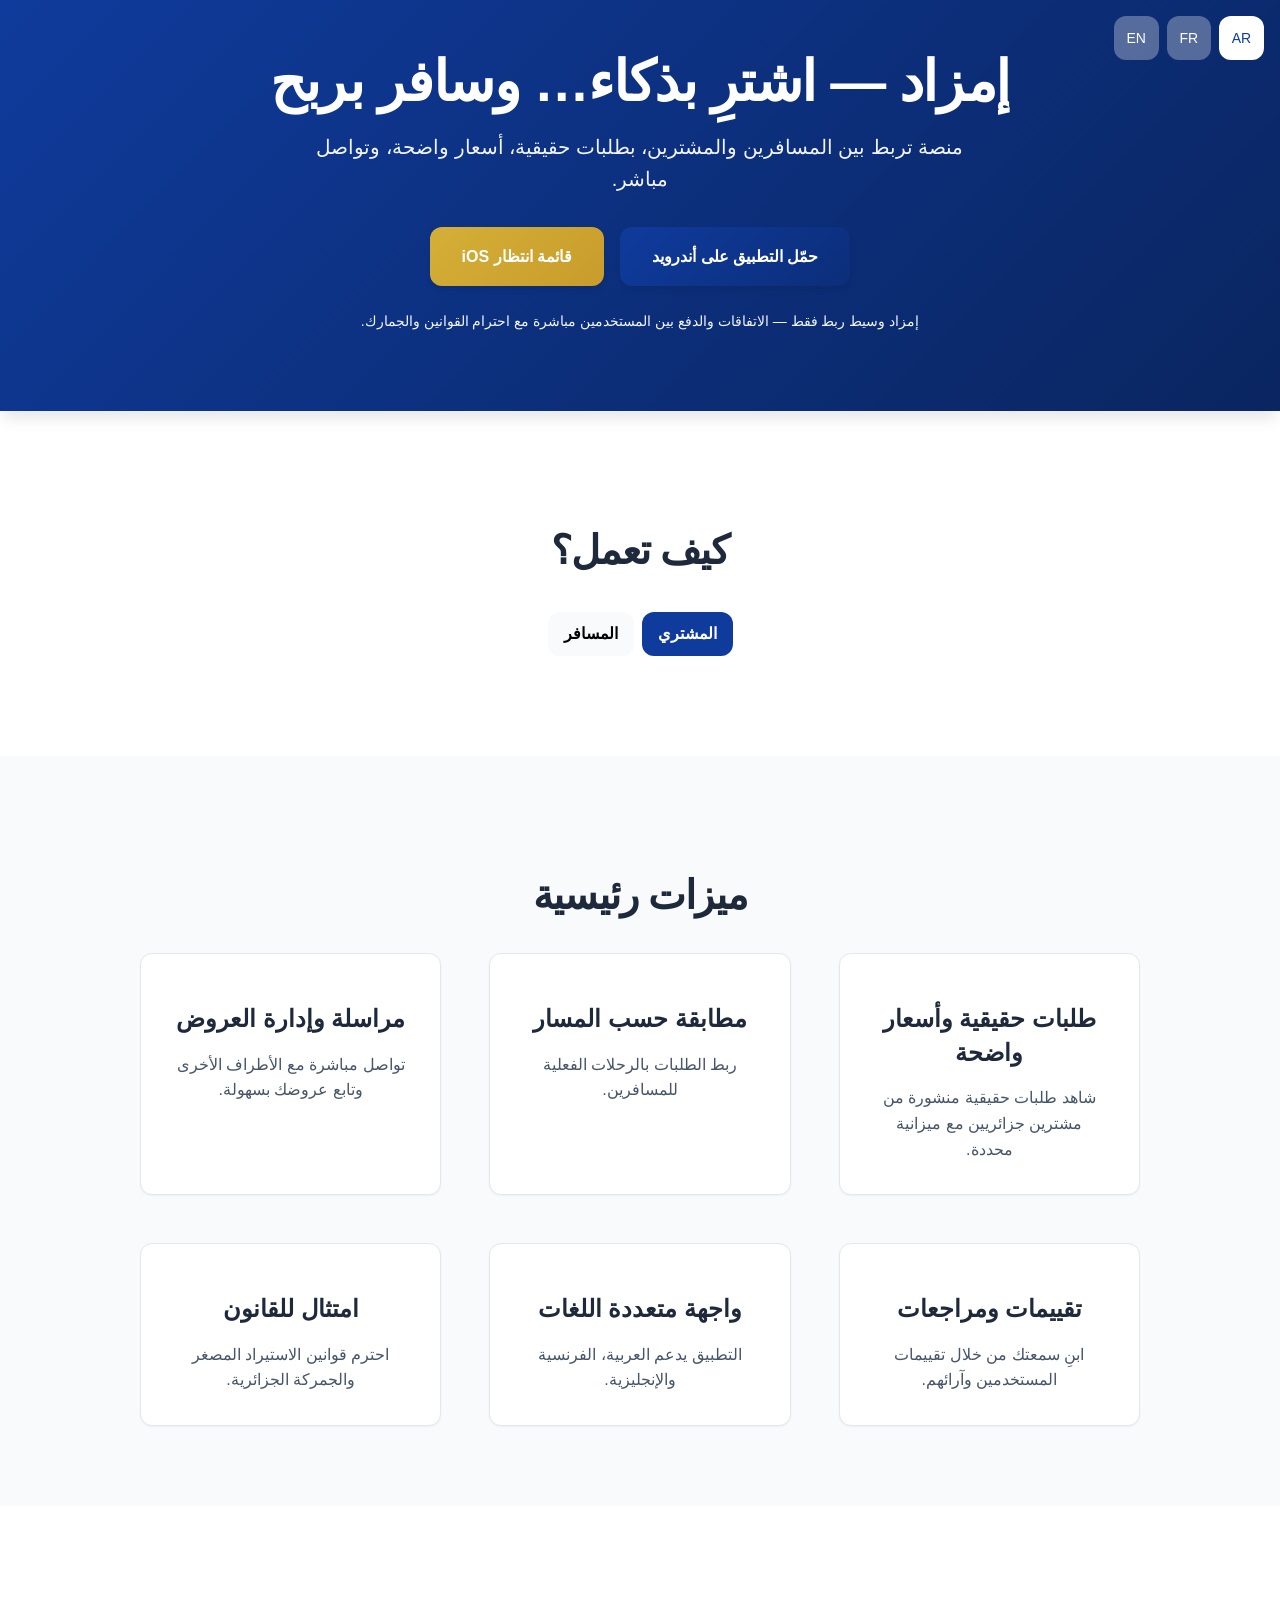
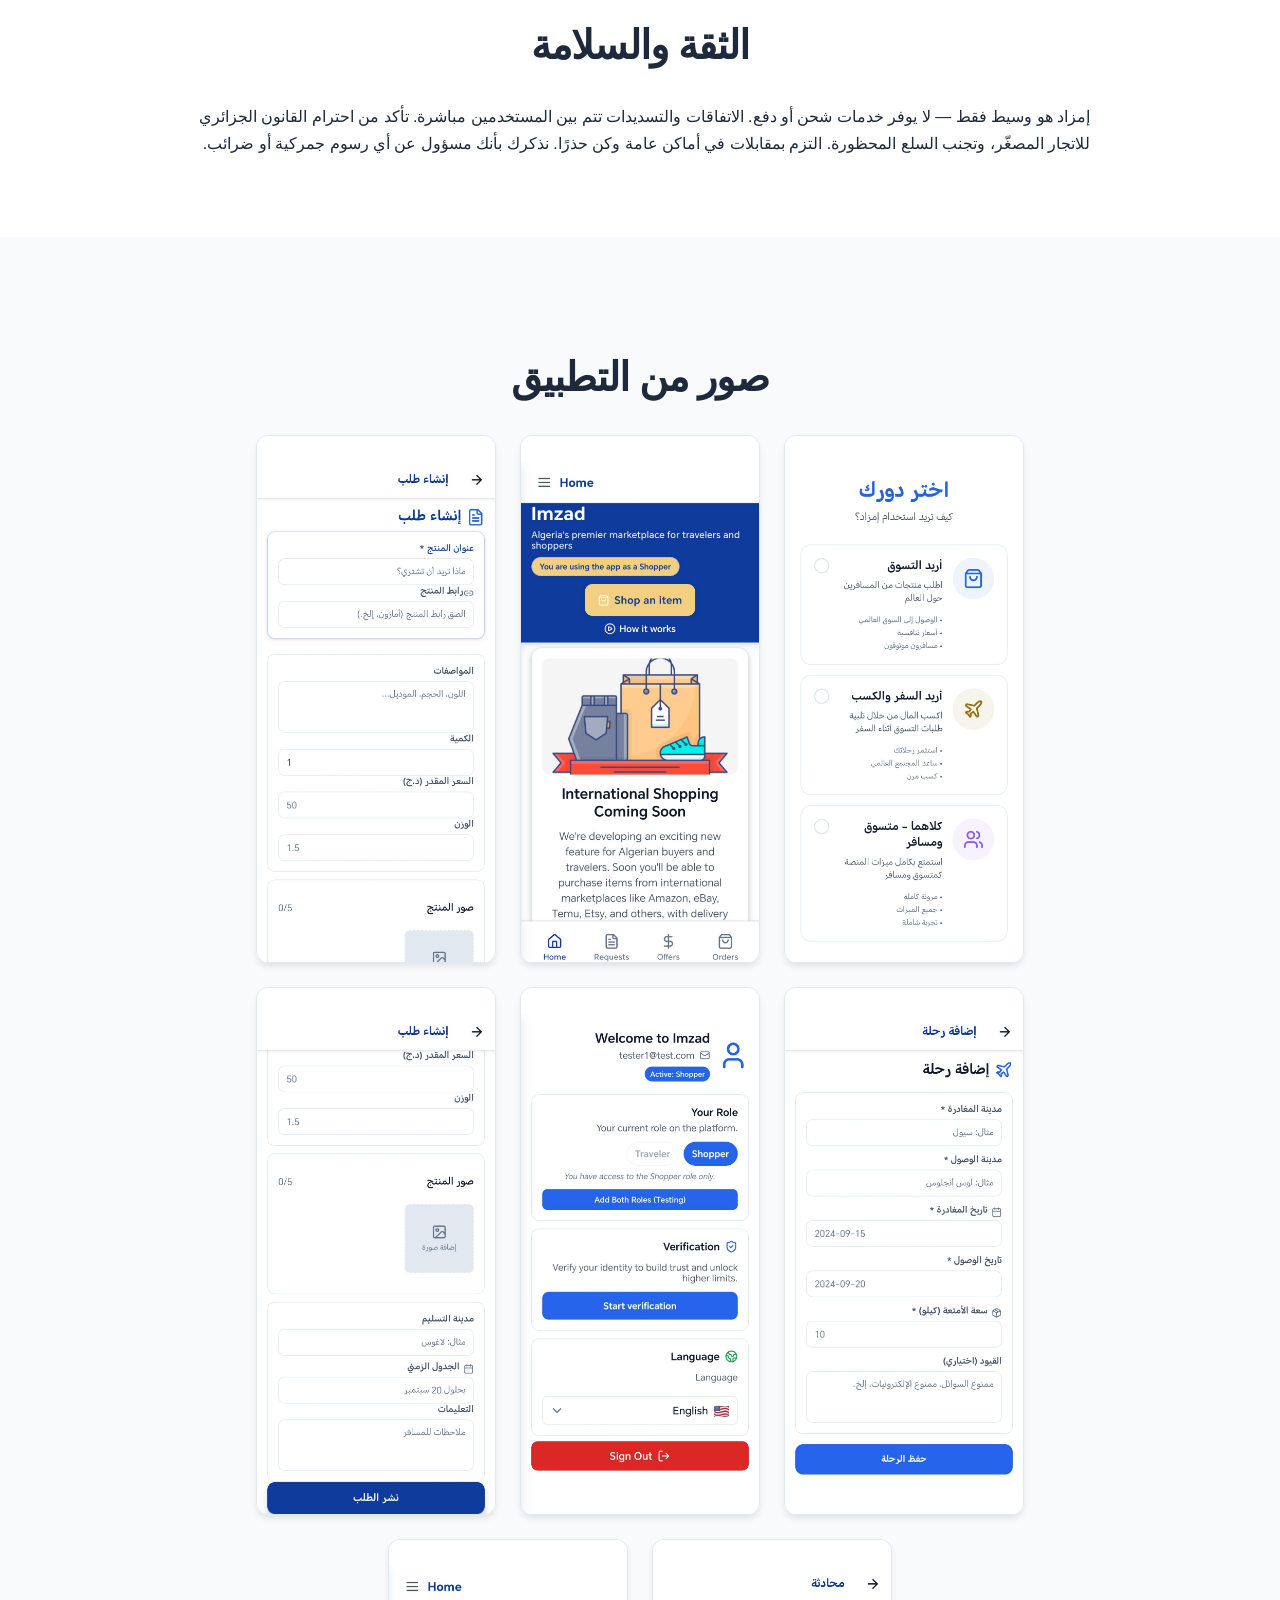
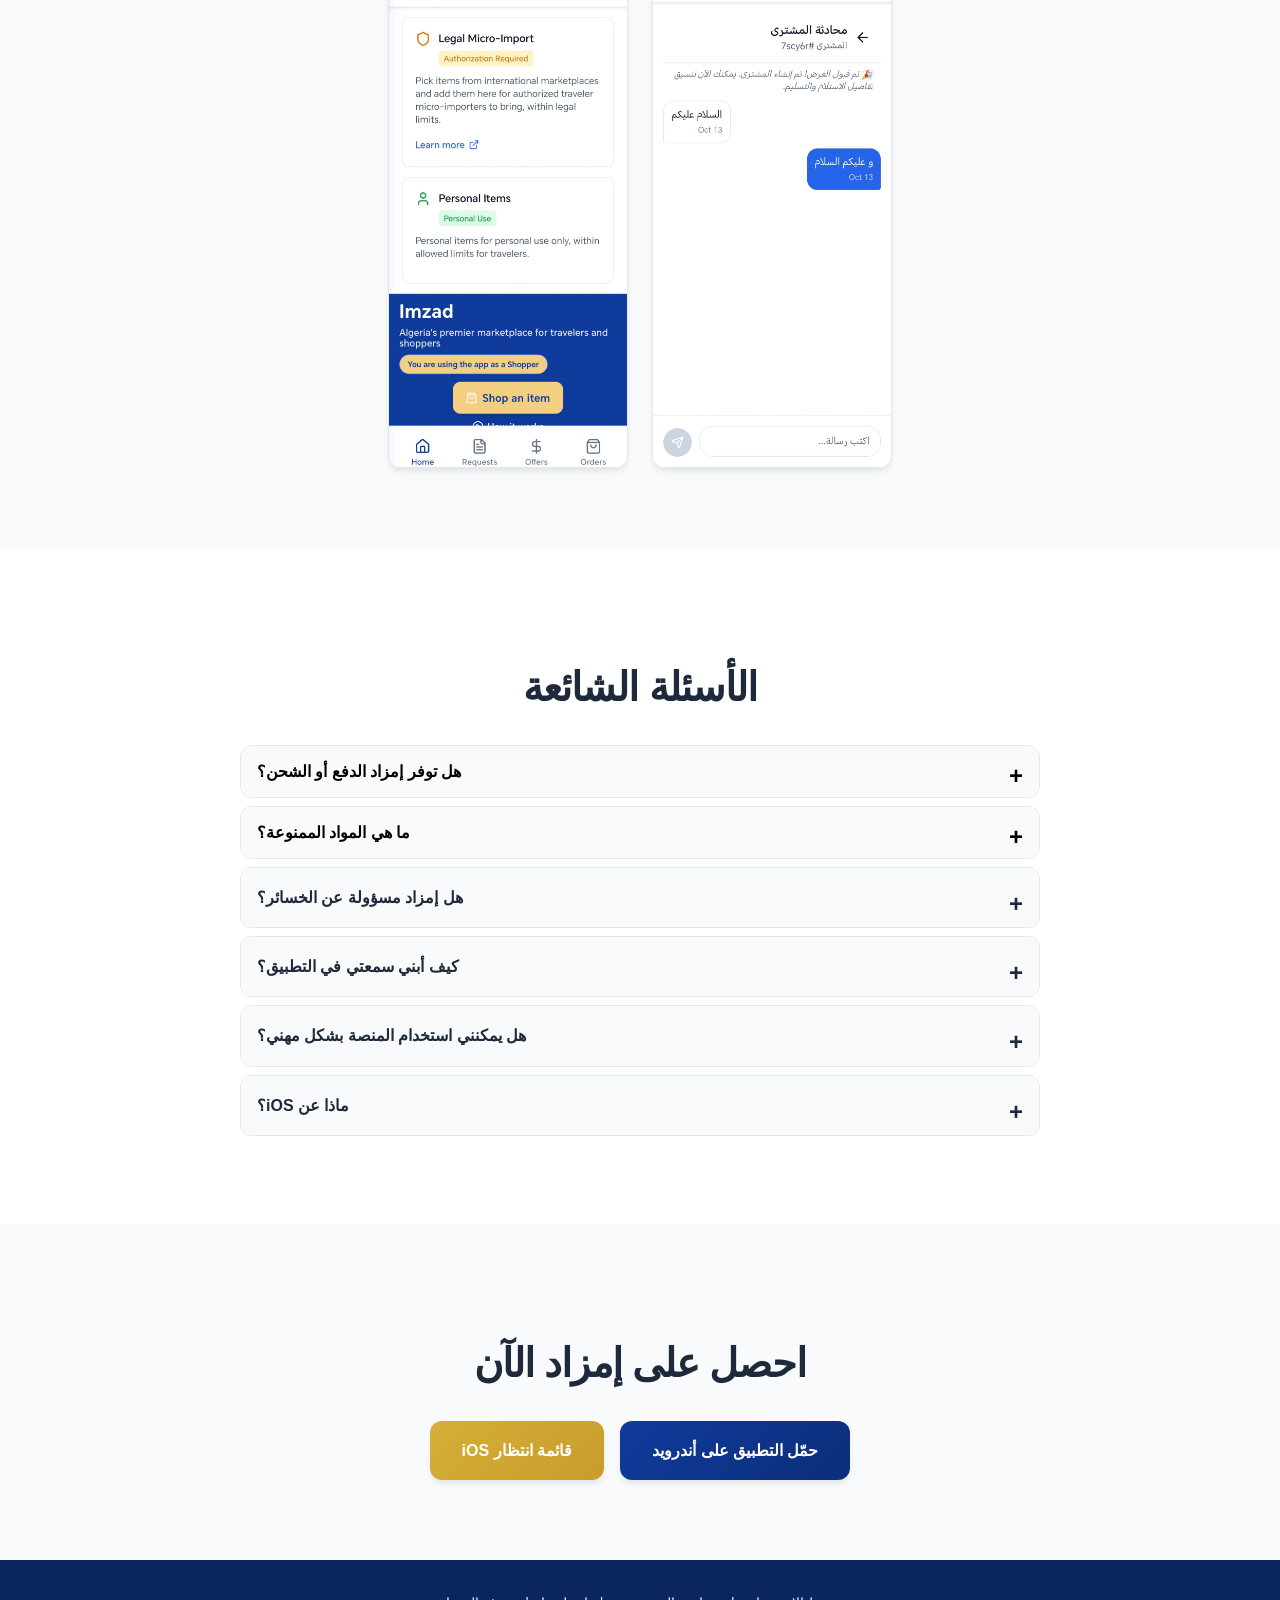
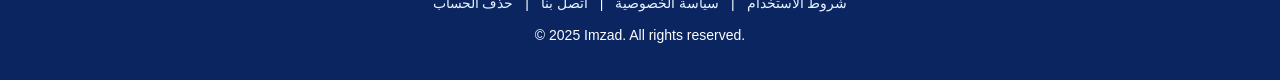
<file: index.html>
<!DOCTYPE html>
<!--
  Imzad Landing Page

  This single page presents the value proposition of the Imzad mobile
  application to Algerian shoppers and travellers. It follows the
  information architecture outlined in the provided brief, supports
  Arabic (RTL), French and English, and uses a minimal design with
  blue accents reminiscent of the app’s UI. Use the language
  selector in the top right to toggle between translations.
-->
<html lang="en">
  <head>
    <meta charset="UTF-8" />
    <meta http-equiv="X-UA-Compatible" content="IE=edge" />
    <meta name="viewport" content="width=device-width, initial-scale=1.0" />
    <title>Imzad — Travelers meet real shopper requests</title>
    <meta
      name="description"
      content="Marketplace connecting travelers and shoppers around real requests, clear prices, and direct chat. Android now; iOS coming soon."
    />
    <meta
      name="keywords"
      content="traveler delivery, shopper requests, micro‑importation, airport meet‑up, Algeria, MENA"
    />

    <!-- Performance optimizations -->
    <link rel="preconnect" href="https://fonts.googleapis.com" />
    <link rel="dns-prefetch" href="https://fonts.gstatic.com" />

    <!-- Critical CSS -->
    <link rel="stylesheet" href="style.css" />

    <!-- Preload critical images -->
    <link rel="preload" as="image" href="images/home-screen.jpg" />
  </head>
  <body>
    <!-- Hero Section -->
    <!-- iOS Waitlist Modal -->
    <div id="waitlist-modal" class="waitlist-modal" role="dialog" aria-modal="true" aria-labelledby="waitlist-title" aria-describedby="waitlist-description" aria-hidden="true">
      <div class="waitlist-modal-backdrop" aria-hidden="true"></div>
      <div class="waitlist-modal-container">
        <div class="waitlist-modal-content">
          <button class="waitlist-modal-close" aria-label="Close waitlist modal" type="button">
            <span aria-hidden="true">&times;</span>
          </button>

          <div class="waitlist-modal-header">
            <h2 id="waitlist-title" class="waitlist-modal-title">
              <span data-lang="en">🎉 Be First to Know!</span>
              <span data-lang="fr">🎉 Soyez les premiers informés !</span>
              <span data-lang="ar">🎉 كن أول من يعلم!</span>
            </h2>
            <p id="waitlist-description" class="waitlist-modal-subtitle">
              <span data-lang="en">Join <span class="waitlist-counter">0</span> users waiting for iOS launch. Get notified first!</span>
              <span data-lang="fr">Rejoignez <span class="waitlist-counter">0</span> utilisateurs en attente du lancement iOS.</span>
              <span data-lang="ar">انضم إلى <span class="waitlist-counter">0</span> مستخدم ينتظرون إطلاق iOS!</span>
            </p>
          </div>

          <form id="waitlist-form" class="waitlist-form" novalidate>
            <div class="waitlist-contact-method">
              <div class="waitlist-form-group" id="email-group">
                <label for="waitlist-email" class="waitlist-form-label">
                  <span data-lang="en">Email Address</span>
                  <span data-lang="fr">Adresse e-mail</span>
                  <span data-lang="ar">عنوان البريد الإلكتروني</span>
                </label>
                <input
                  type="email"
                  id="waitlist-email"
                  name="email"
                  class="waitlist-form-input"
                  autocomplete="email"
                  aria-describedby="email-error"
                  placeholder="your@email.com"
                >
                <div class="waitlist-form-error" id="email-error" role="alert" aria-live="polite"></div>
              </div>

              <div class="waitlist-contact-divider">
                <span class="waitlist-divider-text">
                  <span data-lang="en">or</span>
                  <span data-lang="fr">ou</span>
                  <span data-lang="ar">أو</span>
                </span>
              </div>

              <div class="waitlist-form-group" id="phone-group">
                <label for="waitlist-phone" class="waitlist-form-label">
                  <span data-lang="en">Phone Number (WhatsApp)</span>
                  <span data-lang="fr">Numéro de téléphone (WhatsApp)</span>
                  <span data-lang="ar">رقم الهاتف (واتساب)</span>
                </label>
                <input
                  type="tel"
                  id="waitlist-phone"
                  name="phone"
                  class="waitlist-form-input"
                  autocomplete="tel"
                  aria-describedby="phone-error"
                  placeholder="+213 XXX XXX XXX"
                >
                <div class="waitlist-form-error" id="phone-error" role="alert" aria-live="polite"></div>
              </div>

              <button type="button" class="waitlist-contact-toggle" id="contact-toggle">
                <span data-lang="en">💬 Prefer WhatsApp? Use phone number instead</span>
                <span data-lang="fr">💬 Préférez WhatsApp ? Utilisez votre numéro</span>
                <span data-lang="ar">💬 تفضل واتساب؟ استخدم رقم الهاتف</span>
              </button>
            </div>

            <div class="waitlist-form-group">
              <label for="waitlist-name" class="waitlist-form-label">
                <span data-lang="en">First Name</span>
                <span data-lang="fr">Prénom</span>
                <span data-lang="ar">الاسم الأول</span>
              </label>
              <input
                type="text"
                id="waitlist-name"
                name="firstName"
                class="waitlist-form-input"
                required
                autocomplete="given-name"
                aria-describedby="name-error"
              >
              <div class="waitlist-form-error" id="name-error" role="alert" aria-live="polite"></div>
            </div>

            <div class="waitlist-form-group">
              <label for="waitlist-type" class="waitlist-form-label">
                <span data-lang="en">I'm interested as a:</span>
                <span data-lang="fr">Je suis intéressé(e) en tant que :</span>
                <span data-lang="ar">أنا مهتم كـ:</span>
              </label>
              <select id="waitlist-type" name="userType" class="waitlist-form-select">
                <option value="" data-label-en="Select an option" data-label-fr="Sélectionnez une option" data-label-ar="اختر خياراً">Select an option</option>
                <option value="shopper" data-label-en="Shopper" data-label-fr="Acheteur" data-label-ar="مشتري">Shopper</option>
                <option value="traveler" data-label-en="Traveler" data-label-fr="Voyageur" data-label-ar="مسافر">Traveler</option>
                <option value="both" data-label-en="Both" data-label-fr="Les deux" data-label-ar="كلاهما">Both</option>
              </select>
            </div>

            <button type="submit" class="waitlist-form-submit" id="waitlist-submit">
              <span class="waitlist-submit-text">
                <span data-lang="en">Join the Waitlist</span>
                <span data-lang="fr">Rejoindre la liste d'attente</span>
                <span data-lang="ar">انضم إلى قائمة الانتظار</span>
              </span>
              <span class="waitlist-submit-loading" aria-hidden="true">
                <span data-lang="en">Joining...</span>
                <span data-lang="fr">Inscription...</span>
                <span data-lang="ar">جاري الانضمام...</span>
              </span>
            </button>

            <div class="waitlist-form-privacy">
              <span data-lang="en">🔒 We respect your privacy. Unsubscribe anytime.</span>
              <div class="waitlist-form-group waitlist-consent-group">
                <label class="waitlist-consent">
                  <input type="checkbox" id="waitlist-consent" name="consent" required>
                  <span data-lang="en">I agree to receive updates about the iOS launch and accept the <a href="privacy.html" target="_blank" rel="noopener">Privacy Policy</a>.</span>
                  <span data-lang="fr">J'accepte de recevoir des informations sur le lancement iOS et j'accepte la <a href="privacy.html" target="_blank" rel="noopener">Politique de confidentialité</a>.</span>
                  <span data-lang="ar">أوافق على تلقي التحديثات حول إطلاق iOS وأوافق على <a href="privacy.html" target="_blank" rel="noopener">سياسة الخصوصية</a>.</span>
                </label>
                <div class="waitlist-form-error" id="consent-error" role="alert" aria-live="polite"></div>
              </div>

              <span data-lang="fr">🔒 Nous respectons votre vie privée. Désabonnement à tout moment.</span>
              <span data-lang="ar">🔒 نحترم خصوصيتك. إلغاء الاشتراك في أي وقت.</span>
            </div>
          </form>

          <div id="waitlist-success" class="waitlist-success">
            <div class="waitlist-success-icon">🎉</div>
            <h3 class="waitlist-success-title">
              <span data-lang="en">You're in!</span>
              <span data-lang="fr">C'est fait !</span>
              <span data-lang="ar">تم!</span>
            </h3>
            <p class="waitlist-success-message">
              <span data-lang="en">We'll notify you first when iOS launches. Check your email for confirmation!</span>
              <span data-lang="fr">Nous vous préviendrons en premier lors du lancement iOS. Vérifiez votre e-mail !</span>
              <span data-lang="ar">سنخبرك أولاً عند إطلاق iOS. تحقق من بريدك الإلكتروني!</span>
            </p>
            <div class="waitlist-success-social">
              <p class="waitlist-success-share-text">
                <span data-lang="en">Help us spread the word:</span>
                <span data-lang="fr">Aidez-nous à faire passer le mot :</span>
                <span data-lang="ar">ساعدنا في نشر الخبر:</span>
              </p>
              <div class="waitlist-success-share-buttons">
                <button class="waitlist-share-btn" data-platform="twitter" aria-label="Share on Twitter">
                  <span>🐦</span>
                </button>
                <button class="waitlist-share-btn" data-platform="facebook" aria-label="Share on Facebook">
                  <span>📘</span>
                </button>
                <button class="waitlist-share-btn" data-platform="whatsapp" aria-label="Share on WhatsApp">
                  <span>💬</span>
                </button>
              </div>
            </div>
          </div>
        </div>
      </div>
    </div>

    <header>
      <nav class="language-switcher" role="navigation" aria-label="Language selection">
        <button data-lang="ar" aria-label="Switch to Arabic language" aria-pressed="false">AR</button>
        <button data-lang="fr" aria-label="Switch to French language" aria-pressed="false">FR</button>
        <button data-lang="en" aria-label="Switch to English language" aria-pressed="false">EN</button>
      </nav>

      <h1>
        <span data-lang="ar">إمزاد — اشترِ بذكاء… وسافر بربح</span>
        <span data-lang="fr">Imzad — Achetez futé… Voyagez rentable</span>
        <span data-lang="en">Imzad — Shop smarter… Travel profitably</span>
      </h1>
      <p>
        <span data-lang="ar"
          >منصة تربط بين المسافرين والمشترين، بطلبات حقيقية، أسعار واضحة، وتواصل
          مباشر.</span
        >
        <span data-lang="fr"
          >Mise en relation entre voyageurs et acheteurs : demandes réelles,
          prix clairs, discussion directe.</span
        >
        <span data-lang="en"
          >We match travelers and shoppers around real requests, clear pricing
          and direct chat.</span
        >
      </p>
      <div class="download-buttons">
        <a href="#" id="android-link" aria-label="Download Imzad app for Android (coming soon)" role="button">
          <span data-lang="ar">حمّل التطبيق على أندرويد</span>
          <span data-lang="fr">Télécharger sur Android</span>
          <span data-lang="en">Get it on Android</span>
        </a>
        <button class="ios-waitlist-button" aria-label="Join iOS waitlist" type="button">
          <span data-lang="ar">قائمة انتظار iOS</span>
          <span data-lang="fr">Liste d'attente iOS</span>
          <span data-lang="en">Join iOS Waitlist</span>
        </button>
      </div>
      <p class="note-small mt-6">
        <span data-lang="ar"
          >إمزاد وسيط ربط فقط — الاتفاقات والدفع بين المستخدمين مباشرة مع
          احترام القوانين والجمارك.</span
        >
        <span data-lang="fr"
          >Imzad est une plateforme d’intermédiation — accords et paiements
          gérés entre utilisateurs, dans le respect de la loi et de la douane.</span
        >
        <span data-lang="en"
          >Imzad is a matching platform only — users handle agreements and
          payments, complying with local law and customs.</span
        >
      </p>
    </header>

    <!-- How It Works Section -->
    <section id="how-it-works">
      <h2 class="text-center">
        <span data-lang="ar">كيف تعمل؟</span>
        <span data-lang="fr">Comment ça marche ?</span>
        <span data-lang="en">How it works</span>
      </h2>
      <!-- Shopper / Traveler Tabs (one per language) -->
      <!-- Arabic tabs -->
      <div class="tabs" data-lang="ar" role="tablist" aria-label="How it works for different user types">
        <button data-target="ar-shopper" role="tab" aria-controls="ar-shopper" aria-selected="false" tabindex="-1">المشتري</button>
        <button data-target="ar-traveler" role="tab" aria-controls="ar-traveler" aria-selected="false" tabindex="-1">المسافر</button>
      </div>
      <div id="ar-shopper" class="tab-content" data-lang="ar" role="tabpanel" aria-labelledby="ar-shopper-tab" tabindex="0">
        <ol>
          <li>أنشئ طلبك (المقاس، السعر، مكان اللقاء).</li>
          <li>استقبل عروضًا من مسافرين موثوقين.</li>
          <li>اتفق وقابل المسافر لإتمام التسليم.</li>
        </ol>
      </div>
      <div id="ar-traveler" class="tab-content" data-lang="ar" role="tabpanel" aria-labelledby="ar-traveler-tab" tabindex="0">
        <ol>
          <li>اختر مسارك.</li>
          <li>قدّم عروضًا على الطلبات المناسبة.</li>
          <li>قابل وسلّم واربح بشكل قانوني.</li>
        </ol>
      </div>
      <!-- French tabs -->
      <div class="tabs" data-lang="fr" role="tablist" aria-label="How it works for different user types">
        <button data-target="fr-shopper" role="tab" aria-controls="fr-shopper" aria-selected="false" tabindex="-1">Acheteur</button>
        <button data-target="fr-traveler" role="tab" aria-controls="fr-traveler" aria-selected="false" tabindex="-1">Voyageur</button>
      </div>
      <div id="fr-shopper" class="tab-content" data-lang="fr" role="tabpanel" aria-labelledby="fr-shopper-tab" tabindex="0">
        <ol>
          <li>Créez votre demande (taille, budget, point de rencontre).</li>
          <li>Recevez des offres de voyageurs.</li>
          <li>Concluez et rencontrez pour la remise.</li>
        </ol>
      </div>
      <div id="fr-traveler" class="tab-content" data-lang="fr" role="tabpanel" aria-labelledby="fr-traveler-tab" tabindex="0">
        <ol>
          <li>Choisissez votre trajet.</li>
          <li>Proposez des offres sur les demandes pertinentes.</li>
          <li>Rencontrez et livrez — gains déclarés selon la loi.</li>
        </ol>
      </div>
      <!-- English tabs -->
      <div class="tabs" data-lang="en" role="tablist" aria-label="How it works for different user types">
        <button data-target="en-shopper" role="tab" aria-controls="en-shopper" aria-selected="false" tabindex="-1">Shopper</button>
        <button data-target="en-traveler" role="tab" aria-controls="en-traveler" aria-selected="false" tabindex="-1">Traveler</button>
      </div>
      <div id="en-shopper" class="tab-content" data-lang="en" role="tabpanel" aria-labelledby="en-shopper-tab" tabindex="0">
        <ol>
          <li>Create your request (size, budget, meeting point).</li>
          <li>Receive offers from trusted travellers.</li>
          <li>Agree & meet for hand‑off.</li>
        </ol>
      </div>
      <div id="en-traveler" class="tab-content" data-lang="en" role="tabpanel" aria-labelledby="en-traveler-tab" tabindex="0">
        <ol>
          <li>Pick your route.</li>
          <li>Make offers on suitable requests.</li>
          <li>Meet & deliver — earn legally.</li>
        </ol>
      </div>
    </section>

    <!-- Key Features Section -->
    <section id="features">
      <h2 class="text-center">
        <span data-lang="ar">ميزات رئيسية</span>
        <span data-lang="fr">Fonctionnalités clés</span>
        <span data-lang="en">Key features</span>
      </h2>
      <div class="features">
        <div class="feature-item">
          <h3>
            <span data-lang="ar">طلبات حقيقية وأسعار واضحة</span>
            <span data-lang="fr">Demandes réelles & prix clairs</span>
            <span data-lang="en">Real requests & clear pricing</span>
          </h3>
          <p>
            <span data-lang="ar">شاهد طلبات حقيقية منشورة من مشترين جزائريين مع ميزانية محددة.</span>
            <span data-lang="fr">Consultez des demandes authentiques avec des budgets précis.</span>
            <span data-lang="en">Browse authentic requests with transparent budgets.</span>
          </p>
        </div>
        <div class="feature-item">
          <h3>
            <span data-lang="ar">مطابقة حسب المسار</span>
            <span data-lang="fr">Correspondance par trajet</span>
            <span data-lang="en">Route‑based matching</span>
          </h3>
          <p>
            <span data-lang="ar">ربط الطلبات بالرحلات الفعلية للمسافرين.</span>
            <span data-lang="fr">Nous associons les demandes aux itinéraires réels des voyageurs.</span>
            <span data-lang="en">Requests are matched to travellers’ real travel routes.</span>
          </p>
        </div>
        <div class="feature-item">
          <h3>
            <span data-lang="ar">مراسلة وإدارة العروض</span>
            <span data-lang="fr">Messagerie & gestion des offres</span>
            <span data-lang="en">In‑app chat & offer management</span>
          </h3>
          <p>
            <span data-lang="ar">تواصل مباشرة مع الأطراف الأخرى وتابع عروضك بسهولة.</span>
            <span data-lang="fr">Discutez directement et gérez vos offres en toute simplicité.</span>
            <span data-lang="en">Chat directly and manage offers seamlessly.</span>
          </p>
        </div>
        <div class="feature-item">
          <h3>
            <span data-lang="ar">تقييمات ومراجعات</span>
            <span data-lang="fr">Notes & avis</span>
            <span data-lang="en">Ratings & reviews</span>
          </h3>
          <p>
            <span data-lang="ar">ابنِ سمعتك من خلال تقييمات المستخدمين وآرائهم.</span>
            <span data-lang="fr">Construisez votre réputation grâce aux évaluations.</span>
            <span data-lang="en">Build your reputation with user ratings and reviews.</span>
          </p>
        </div>
        <div class="feature-item">
          <h3>
            <span data-lang="ar">واجهة متعددة اللغات</span>
            <span data-lang="fr">Interface multilingue</span>
            <span data-lang="en">Multilingual interface</span>
          </h3>
          <p>
            <span data-lang="ar">التطبيق يدعم العربية، الفرنسية والإنجليزية.</span>
            <span data-lang="fr">L’application supporte l’arabe, le français et l’anglais.</span>
            <span data-lang="en">The app supports Arabic, French and English.</span>
          </p>
        </div>
        <div class="feature-item">
          <h3>
            <span data-lang="ar">امتثال للقانون</span>
            <span data-lang="fr">Conformité légale</span>
            <span data-lang="en">Legal compliance</span>
          </h3>
          <p>
            <span data-lang="ar">احترم قوانين الاستيراد المصغر والجمركة الجزائرية.</span>
            <span data-lang="fr">Respectez la loi algérienne sur la micro‑importation et la douane.</span>
            <span data-lang="en">Follow Algeria’s micro‑importation and customs rules.</span>
          </p>
        </div>
      </div>
    </section>

    <!-- Trust & Safety Section -->
    <section id="trust">
      <h2 class="text-center">
        <span data-lang="ar">الثقة والسلامة</span>
        <span data-lang="fr">Confiance & sécurité</span>
        <span data-lang="en">Trust & Safety</span>
      </h2>
      <p class="max-w-900">
        <span data-lang="ar"
          >إمزاد هو وسيط فقط — لا يوفر خدمات شحن أو دفع. الاتفاقات والتسديدات تتم
          بين المستخدمين مباشرة. تأكد من احترام القانون الجزائري للاتجار
          المصغّر، وتجنب السلع المحظورة. التزم بمقابلات في أماكن عامة وكن حذرًا.
          نذكرك بأنك مسؤول عن أي رسوم جمركية أو ضرائب.</span
        >
        <span data-lang="fr"
          >Imzad est une plateforme d’intermédiation : nous ne proposons ni
          transport ni paiement. Les accords et règlements sont conclus
          directement entre utilisateurs. Respectez la loi algérienne de
          micro‑importation et évitez les articles interdits. Organisez vos
          rencontres dans des lieux publics et soyez vigilants. Vous êtes
          responsables des droits de douane ou taxes éventuels.</span
        >
        <span data-lang="en"
          >Imzad acts only as an intermediary — we do not provide shipping or
          payment services. Agreements and settlements are arranged directly
          between users. Please respect Algeria’s micro‑importation law and avoid
          prohibited items. Meet in public places and exercise caution. You are
          responsible for any customs duties or taxes.</span
        >
      </p>
    </section>

    <!-- Screenshots Section -->
    <section id="screenshots">
      <h2 class="text-center">
        <span data-lang="ar">صور من التطبيق</span>
        <span data-lang="fr">Captures d’écran</span>
        <span data-lang="en">Screenshots</span>
      </h2>
      <div class="screenshots">
        <img src="images/home-screen.jpg" alt="Imzad app home screen showing main feed and navigation" loading="lazy" />
        <img src="images/search-results.jpg" alt="Search results showing available trips and requests" loading="lazy" />
        <img src="images/trip-form.jpg" alt="Create trip form for travelers to add new journey" loading="lazy" />
        <img src="images/request-form.jpg" alt="Create request form for shoppers to post item needs" loading="lazy" />
        <img src="images/trip-details.jpg" alt="Trip details page with traveler information and route" loading="lazy" />
        <img src="images/chat.jpg" alt="In-app messaging between shoppers and travelers" loading="lazy" />
        <img src="images/profile.jpg" alt="User profile with ratings and completed trips" loading="lazy" />
        <img src="images/notifications.jpg" alt="Notifications center for updates and messages" loading="lazy" />
      </div>
    </section>

    <!-- FAQ Section -->
    <section id="faq">
      <h2 class="text-center">
        <span data-lang="ar">الأسئلة الشائعة</span>
        <span data-lang="fr">FAQ</span>
        <span data-lang="en">FAQ</span>
      </h2>
      <!-- Each FAQ item contains copies for all languages -->
      <!-- FAQ 1 -->
      <div class="faq-item" data-lang="ar fr en">
        <button class="faq-question" aria-expanded="false" aria-controls="faq-1-answer" id="faq-1-question">
          <span data-lang="ar">هل توفر إمزاد الدفع أو الشحن؟</span>
          <span data-lang="fr">Imzad fournit‑elle le paiement ou la livraison ?</span>
          <span data-lang="en">Does Imzad provide payment or shipping?</span>
        </button>
        <div class="faq-answer" id="faq-1-answer" aria-labelledby="faq-1-question" role="region">
          <p>
            <span data-lang="ar">حاليًا لا. الاتفاق والدفع يتمان بين المستخدمين مباشرة.</span>
            <span data-lang="fr">Pas pour le moment. Les accords et paiements sont conclus directement entre utilisateurs.</span>
            <span data-lang="en">Not at this time. Agreements and payments are settled directly between users.</span>
          </p>
        </div>
      </div>
      <!-- FAQ 2 -->
      <div class="faq-item" data-lang="ar fr en">
        <button class="faq-question" aria-expanded="false" aria-controls="faq-2-answer" id="faq-2-question">
          <span data-lang="ar">ما هي المواد الممنوعة؟</span>
          <span data-lang="fr">Quels articles sont interdits ?</span>
          <span data-lang="en">Which items are prohibited?</span>
        </button>
        <div class="faq-answer" id="faq-2-answer" aria-labelledby="faq-2-question" role="region">
          <p>
            <span data-lang="ar">أي مادة محظورة بموجب القانون أو الجمارك، مثل الأسلحة، المخدرات، البضائع المقلدة، الأدوية الموصوفة، أو كميات تتجاوز الحدود.</span>
            <span data-lang="fr">Tout article prohibé par la loi ou la douane, notamment armes, drogues, contrefaçons, médicaments soumis à ordonnance ou quantités dépassant les seuils.</span>
            <span data-lang="en">Any item banned by law or customs — weapons, drugs, counterfeit goods, prescription medicines or quantities exceeding legal limits.</span>
          </p>
        </div>
      </div>
      <!-- FAQ 3 -->
      <div class="faq-item" data-lang="ar fr en">
        <div class="faq-question">
          <span data-lang="ar">هل إمزاد مسؤولة عن الخسائر؟</span>
          <span data-lang="fr">Imzad est‑elle responsable des pertes ?</span>
          <span data-lang="en">Is Imzad responsible for losses?</span>
        </div>
        <div class="faq-answer">
          <p>
            <span data-lang="ar">إمزاد وسيط ولا تتحمل المسؤولية عن الاتفاقات بين المستخدمين. كن دائمًا حذرًا وراجع من تتعامل معه.</span>
            <span data-lang="fr">Imzad est un intermédiaire et n’est pas responsable des accords conclus entre utilisateurs. Restez vigilant et choisissez vos partenaires avec soin.</span>
            <span data-lang="en">Imzad is an intermediary and not responsible for agreements between users. Always exercise caution and vet who you deal with.</span>
          </p>
        </div>
      </div>
      <!-- FAQ 4 -->
      <div class="faq-item" data-lang="ar fr en">
        <div class="faq-question">
          <span data-lang="ar">كيف أبني سمعتي في التطبيق؟</span>
          <span data-lang="fr">Comment bâtir ma réputation ?</span>
          <span data-lang="en">How do I build my reputation?</span>
        </div>
        <div class="faq-answer">
          <p>
            <span data-lang="ar">التزم بالتواصل الواضح، التسليم في الوقت، واحترام الاتفاقات لتحصل على تقييمات جيدة.</span>
            <span data-lang="fr">Communiquez clairement, respectez les délais de livraison et honorez vos accords pour obtenir de bonnes évaluations.</span>
            <span data-lang="en">Communicate clearly, deliver on time and honour agreements to earn good ratings.</span>
          </p>
        </div>
      </div>
      <!-- FAQ 5 -->
      <div class="faq-item" data-lang="ar fr en">
        <div class="faq-question">
          <span data-lang="ar">هل يمكنني استخدام المنصة بشكل مهني؟</span>
          <span data-lang="fr">Puis‑je utiliser la plateforme de manière professionnelle ?</span>
          <span data-lang="en">Can I use the platform professionally?</span>
        </div>
        <div class="faq-answer">
          <p>
            <span data-lang="ar">نعم، طالما تحترم القوانين والضرائب وحدود الاستيراد المصغر.</span>
            <span data-lang="fr">Oui, tant que vous respectez la loi, les taxes et les limites de la micro‑importation.</span>
            <span data-lang="en">Yes, as long as you respect the law, taxes and micro‑importation limits.</span>
          </p>
        </div>
      </div>
      <!-- FAQ 6 -->
      <div class="faq-item" data-lang="ar fr en">
        <div class="faq-question">
          <span data-lang="ar">ماذا عن iOS؟</span>
          <span data-lang="fr">Qu’en est‑il d’iOS ?</span>
          <span data-lang="en">What about iOS?</span>
        </div>
        <div class="faq-answer">
          <p>
            <span data-lang="ar">نسخة iOS قيد التطوير وستتوفر قريبًا. التطبيق متاح حاليًا على أندرويد.</span>
            <span data-lang="fr">La version iOS est en cours de développement et sera disponible bientôt. L’application est actuellement sur Android.</span>
            <span data-lang="en">The iOS version is under development and will be available soon. The app is currently on Android.</span>
          </p>
        </div>
      </div>
    </section>

    <!-- Download Section (repeated call to action) -->
    <section id="download">
      <h2 class="text-center">
        <span data-lang="ar">احصل على إمزاد الآن</span>
        <span data-lang="fr">Téléchargez Imzad maintenant</span>
        <span data-lang="en">Get Imzad now</span>
      </h2>
      <div class="download-buttons">
        <a href="#">
          <span data-lang="ar">حمّل التطبيق على أندرويد</span>
          <span data-lang="fr">Télécharger sur Android</span>
          <span data-lang="en">Get it on Android</span>
        </a>
        <button class="ios-waitlist-button" aria-label="Join iOS waitlist" type="button">
          <span data-lang="ar">قائمة انتظار iOS</span>
          <span data-lang="fr">Liste d'attente iOS</span>
          <span data-lang="en">Join iOS Waitlist</span>
        </button>
      </div>
    </section>

    <!-- Footer -->
    <footer>
      <div>
        <a href="terms.html">
          <span data-lang="ar">شروط الاستخدام</span>
          <span data-lang="fr">Conditions d’utilisation</span>
          <span data-lang="en">Terms of Service</span>
        </a>
        |
        <a href="privacy.html">
          <span data-lang="ar">سياسة الخصوصية</span>
          <span data-lang="fr">Politique de confidentialité</span>
          <span data-lang="en">Privacy Policy</span>
        </a>
        |
        <a href="contact.html">
          <span data-lang="ar">اتصل بنا</span>
          <span data-lang="fr">Contact</span>
          <span data-lang="en">Contact</span>
        </a>
        |
        <a href="delete-account.html">
          <span data-lang="ar">حذف الحساب</span>
          <span data-lang="fr">Supprimer le compte</span>
          <span data-lang="en">Delete Account</span>
        </a>
      </div>
      <div class="mt-2">
        <!-- Wrap copyright text in LTR span to preserve word order in RTL mode -->
        <span dir="ltr">© 2025 Imzad. All rights reserved.</span>
      </div>
    </footer>
    <script src="analytics.js"></script>
    <script src="script.js"></script>
    <script src="waitlist.js"></script>
  </body>
</html>
</file>
<file: contact.html>
<!DOCTYPE html>
<html lang="en" dir="ltr">
<head>
  <meta charset="UTF-8" />
  <meta name="viewport" content="width=device-width, initial-scale=1.0" />
  <title>Contact Us • Imzad</title>
  <link rel="stylesheet" href="style.css" />
</head>
<body>
  <header class="hero">
    <nav class="nav">
      <a href="index.html" class="logo" aria-label="Imzad Home">Imzad</a>
      <nav class="language-switcher" role="navigation" aria-label="Language selection">
        <button data-lang="ar" aria-label="Switch to Arabic language" aria-pressed="false">AR</button>
        <button data-lang="fr" aria-label="Switch to French language" aria-pressed="false">FR</button>
        <button data-lang="en" aria-label="Switch to English language" aria-pressed="false">EN</button>
      </nav>
    </nav>

    <div class="hero-content">
      <h1 class="text-center">
        <span data-lang="en">Contact Us</span>
        <span data-lang="fr">Nous contacter</span>
        <span data-lang="ar">اتصل بنا</span>
      </h1>
      <p class="text-center">
        <span data-lang="en">We're here to help. Reach us anytime at the email below.</span>
        <span data-lang="fr">Nous sommes là pour vous aider. Écrivez‑nous à l’adresse ci‑dessous.</span>
        <span data-lang="ar">نحن هنا للمساعدة. تواصل معنا عبر البريد الإلكتروني أدناه.</span>
      </p>
    </div>
  </header>

  <main class="container" style="max-width: 800px; margin: 2rem auto;">
    <section class="text-center" style="margin: 2rem 0;">
      <p>
        <a class="download-button" href="mailto:m.aouad@mail.com">
          <span data-lang="en">Email: m.aouad@mail.com</span>
          <span data-lang="fr">E‑mail : m.aouad@mail.com</span>
          <span data-lang="ar">البريد الإلكتروني: m.aouad@mail.com</span>
        </a>
      </p>
      <p class="note-small mt-2">
        <span data-lang="en">We typically reply within 1–2 business days.</span>
        <span data-lang="fr">Nous répondons généralement sous 1 à 2 jours ouvrés.</span>
        <span data-lang="ar">عادةً ما نرد خلال 1–2 يوم عمل.</span>
      </p>
    </section>
  </main>

  <footer>
    <div class="footer-inner">
      <a href="index.html">Imzad</a>
      <div>
        <a href="privacy.html">Privacy</a>
        <a href="terms.html">Terms</a>
        <a href="contact.html">Contact</a>
        <a href="delete-account.html">Delete Account</a>
      </div>
    </div>
  </footer>

  <script src="script.js"></script>
</body>
</html>
</file>
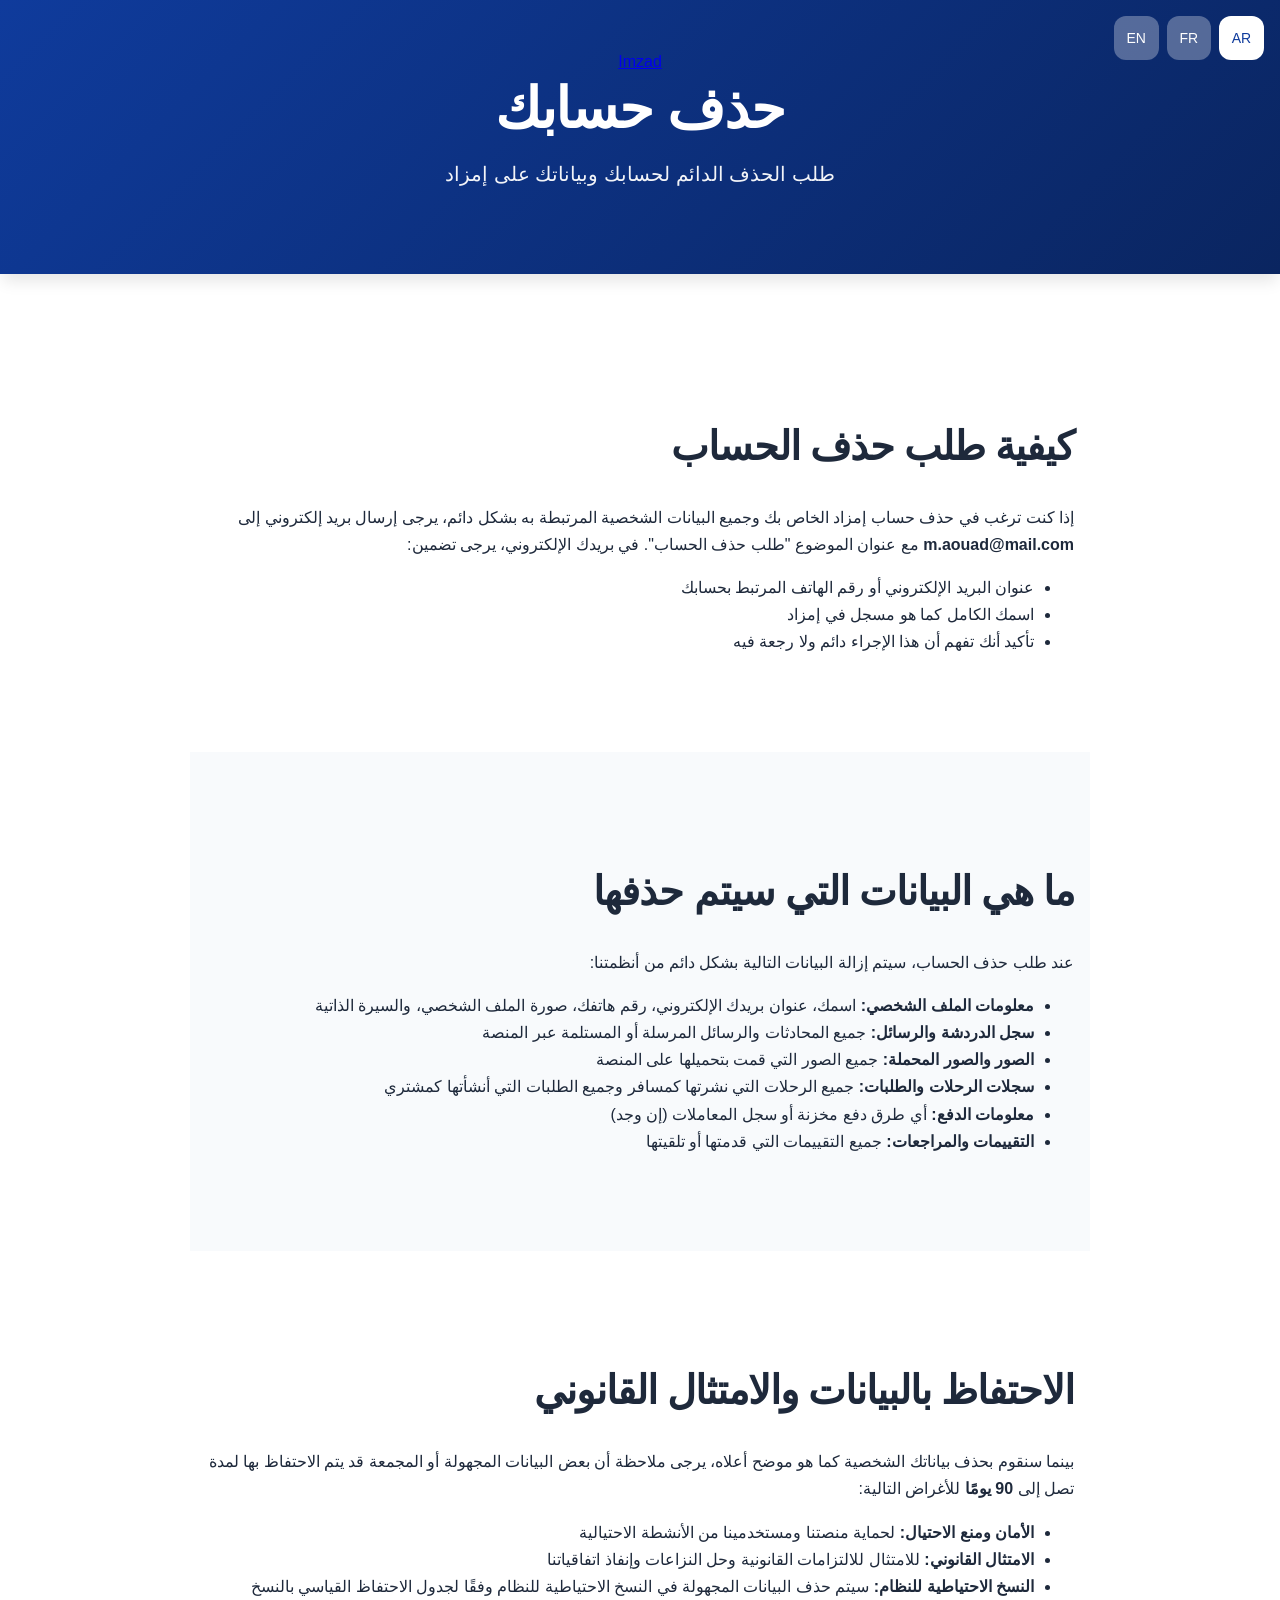
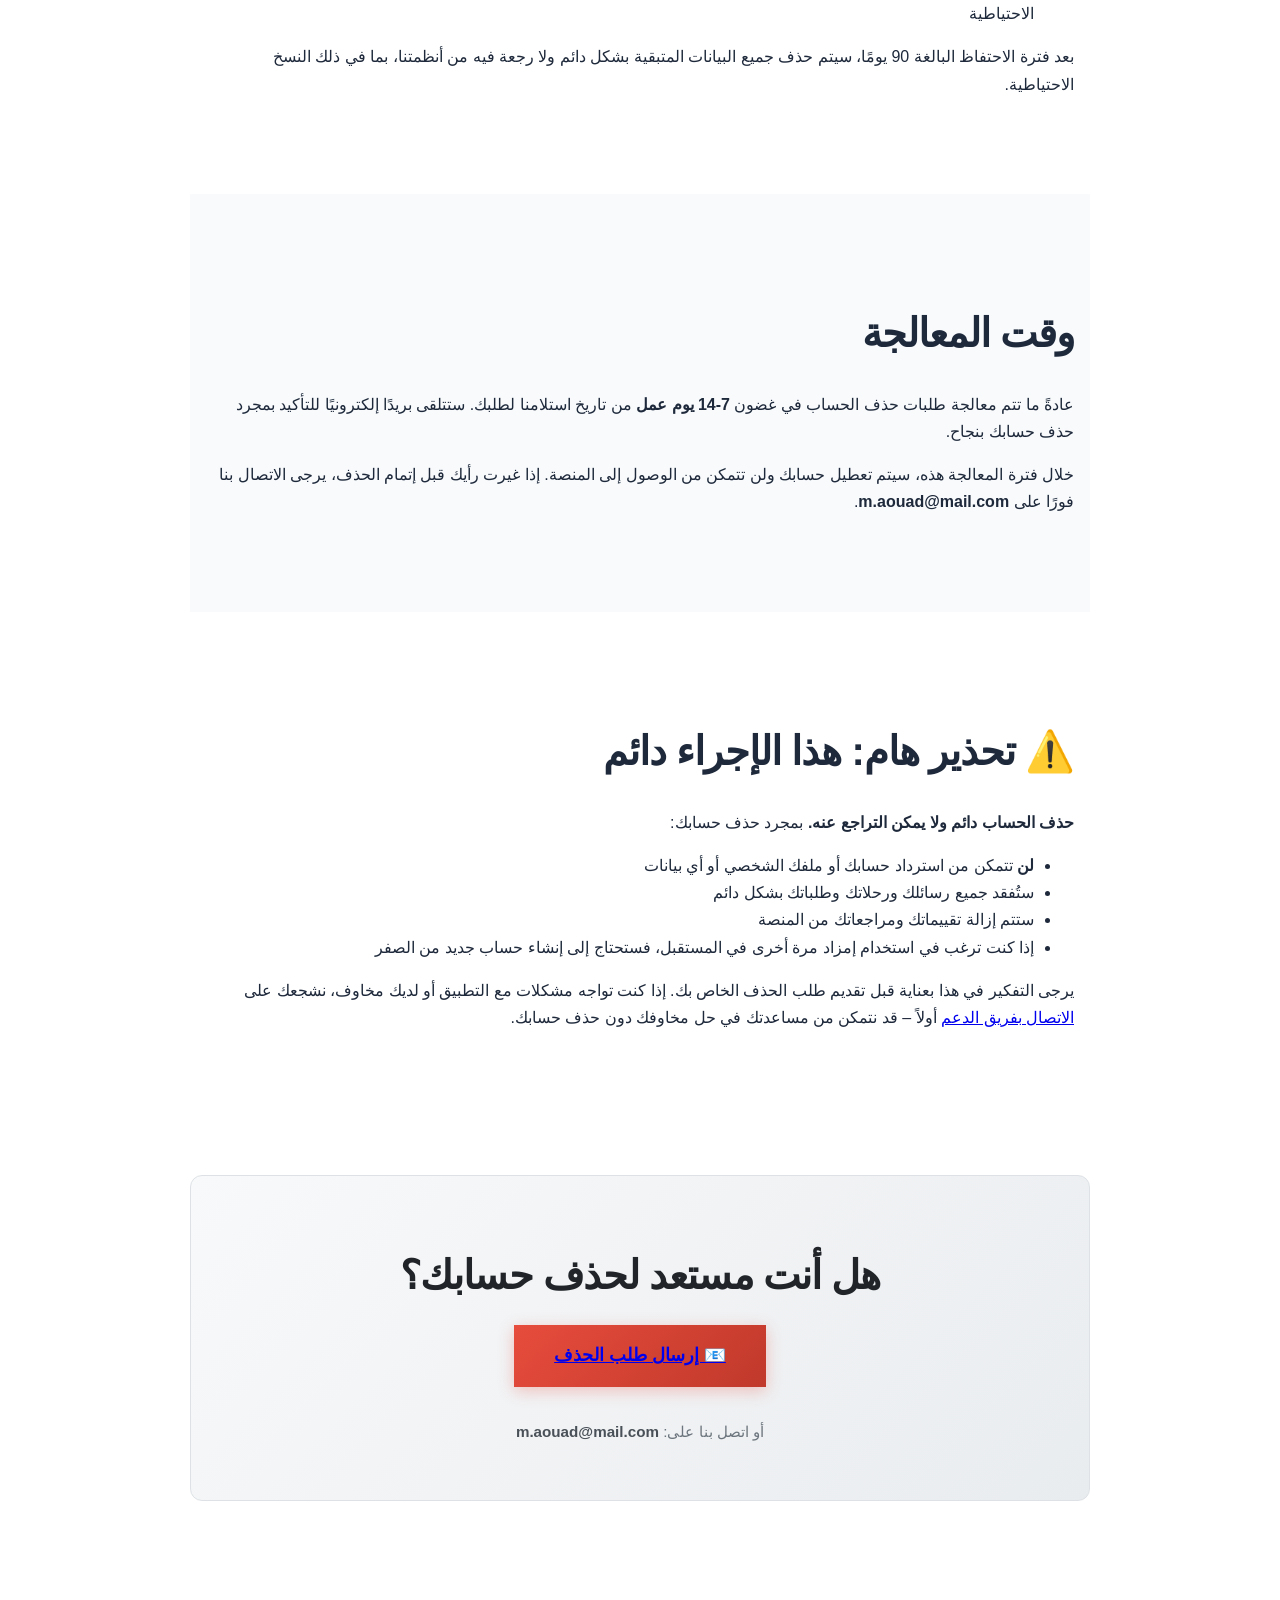
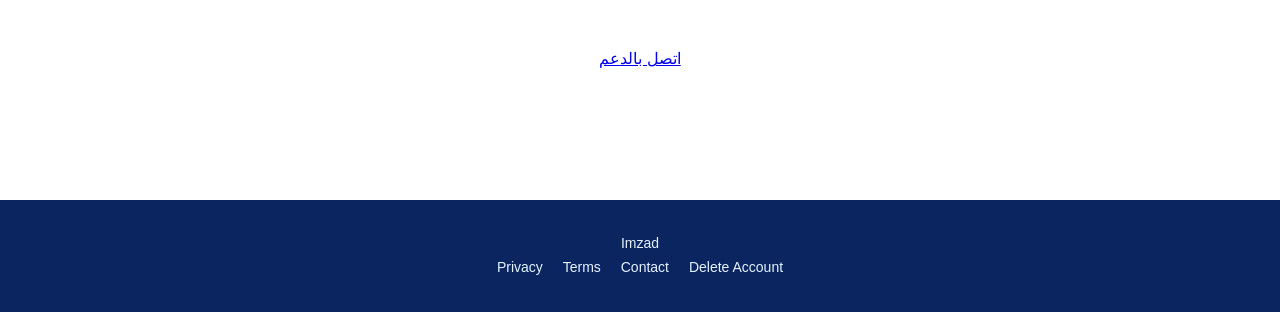
<file: delete-account.html>
<!DOCTYPE html>
<html lang="en" dir="ltr">
<head>
  <meta charset="UTF-8" />
  <meta name="viewport" content="width=device-width, initial-scale=1.0" />
  <title>Delete Your Account • Imzad</title>
  <meta name="description" content="Request to delete your Imzad account and personal data. Learn about our account deletion process and data retention policies." />
  <link rel="stylesheet" href="style.css" />
</head>
<body>
  <header class="hero">
    <nav class="nav">
      <a href="index.html" class="logo" aria-label="Imzad Home">Imzad</a>
      <nav class="language-switcher" role="navigation" aria-label="Language selection">
        <button data-lang="ar" aria-label="Switch to Arabic language" aria-pressed="false">AR</button>
        <button data-lang="fr" aria-label="Switch to French language" aria-pressed="false">FR</button>
        <button data-lang="en" aria-label="Switch to English language" aria-pressed="false">EN</button>
      </nav>
    </nav>

    <div class="hero-content">
      <h1 class="text-center">
        <span data-lang="en">Delete Your Account</span>
        <span data-lang="fr">Supprimer votre compte</span>
        <span data-lang="ar">حذف حسابك</span>
      </h1>
      <p class="text-center">
        <span data-lang="en">Request permanent deletion of your Imzad account and data</span>
        <span data-lang="fr">Demander la suppression définitive de votre compte et données Imzad</span>
        <span data-lang="ar">طلب الحذف الدائم لحسابك وبياناتك على إمزاد</span>
      </p>
    </div>
  </header>

  <main class="container" style="max-width: 900px; margin: 2rem auto;">
    <section>
      <h2>
        <span data-lang="en">How to Request Account Deletion</span>
        <span data-lang="fr">Comment demander la suppression de votre compte</span>
        <span data-lang="ar">كيفية طلب حذف الحساب</span>
      </h2>
      <p>
        <span data-lang="en">If you wish to permanently delete your Imzad account and all associated personal data, please send an email to <strong>m.aouad@mail.com</strong> with the subject line "Account Deletion Request". In your email, please include:</span>
        <span data-lang="fr">Si vous souhaitez supprimer définitivement votre compte Imzad et toutes les données personnelles associées, veuillez envoyer un e-mail à <strong>m.aouad@mail.com</strong> avec l'objet « Demande de suppression de compte ». Dans votre e-mail, veuillez inclure :</span>
        <span data-lang="ar">إذا كنت ترغب في حذف حساب إمزاد الخاص بك وجميع البيانات الشخصية المرتبطة به بشكل دائم، يرجى إرسال بريد إلكتروني إلى <strong>m.aouad@mail.com</strong> مع عنوان الموضوع "طلب حذف الحساب". في بريدك الإلكتروني، يرجى تضمين:</span>
      </p>
      <ul>
        <li>
          <span data-lang="en">The email address or phone number associated with your account</span>
          <span data-lang="fr">L'adresse e-mail ou le numéro de téléphone associé à votre compte</span>
          <span data-lang="ar">عنوان البريد الإلكتروني أو رقم الهاتف المرتبط بحسابك</span>
        </li>
        <li>
          <span data-lang="en">Your full name as registered on Imzad</span>
          <span data-lang="fr">Votre nom complet tel qu'enregistré sur Imzad</span>
          <span data-lang="ar">اسمك الكامل كما هو مسجل في إمزاد</span>
        </li>
        <li>
          <span data-lang="en">Confirmation that you understand this action is permanent and irreversible</span>
          <span data-lang="fr">Confirmation que vous comprenez que cette action est permanente et irréversible</span>
          <span data-lang="ar">تأكيد أنك تفهم أن هذا الإجراء دائم ولا رجعة فيه</span>
        </li>
      </ul>
    </section>

    <section>
      <h2>
        <span data-lang="en">What Data Will Be Deleted</span>
        <span data-lang="fr">Quelles données seront supprimées</span>
        <span data-lang="ar">ما هي البيانات التي سيتم حذفها</span>
      </h2>
      <p>
        <span data-lang="en">When you request account deletion, the following data will be permanently removed from our systems:</span>
        <span data-lang="fr">Lorsque vous demandez la suppression de votre compte, les données suivantes seront définitivement supprimées de nos systèmes :</span>
        <span data-lang="ar">عند طلب حذف الحساب، سيتم إزالة البيانات التالية بشكل دائم من أنظمتنا:</span>
      </p>
      <ul>
        <li>
          <span data-lang="en"><strong>User profile information:</strong> Your name, email address, phone number, profile photo, and bio</span>
          <span data-lang="fr"><strong>Informations de profil utilisateur :</strong> Votre nom, adresse e-mail, numéro de téléphone, photo de profil et biographie</span>
          <span data-lang="ar"><strong>معلومات الملف الشخصي:</strong> اسمك، عنوان بريدك الإلكتروني، رقم هاتفك، صورة الملف الشخصي، والسيرة الذاتية</span>
        </li>
        <li>
          <span data-lang="en"><strong>Chat history and messages:</strong> All conversations and messages sent or received through the platform</span>
          <span data-lang="fr"><strong>Historique de chat et messages :</strong> Toutes les conversations et messages envoyés ou reçus via la plateforme</span>
          <span data-lang="ar"><strong>سجل الدردشة والرسائل:</strong> جميع المحادثات والرسائل المرسلة أو المستلمة عبر المنصة</span>
        </li>
        <li>
          <span data-lang="en"><strong>Uploaded photos and images:</strong> All images you uploaded to the platform</span>
          <span data-lang="fr"><strong>Photos et images téléchargées :</strong> Toutes les images que vous avez téléchargées sur la plateforme</span>
          <span data-lang="ar"><strong>الصور والصور المحملة:</strong> جميع الصور التي قمت بتحميلها على المنصة</span>
        </li>
        <li>
          <span data-lang="en"><strong>Trip and request records:</strong> All trips you posted as a Traveler and all requests you created as a Shopper</span>
          <span data-lang="fr"><strong>Enregistrements de voyages et demandes :</strong> Tous les voyages que vous avez publiés en tant que Voyageur et toutes les demandes que vous avez créées en tant qu'Acheteur</span>
          <span data-lang="ar"><strong>سجلات الرحلات والطلبات:</strong> جميع الرحلات التي نشرتها كمسافر وجميع الطلبات التي أنشأتها كمشتري</span>
        </li>
        <li>
          <span data-lang="en"><strong>Payment information:</strong> Any stored payment methods or transaction history (if applicable)</span>
          <span data-lang="fr"><strong>Informations de paiement :</strong> Toutes les méthodes de paiement enregistrées ou l'historique des transactions (le cas échéant)</span>
          <span data-lang="ar"><strong>معلومات الدفع:</strong> أي طرق دفع مخزنة أو سجل المعاملات (إن وجد)</span>
        </li>
        <li>
          <span data-lang="en"><strong>Ratings and reviews:</strong> All ratings you gave or received</span>
          <span data-lang="fr"><strong>Évaluations et avis :</strong> Toutes les évaluations que vous avez données ou reçues</span>
          <span data-lang="ar"><strong>التقييمات والمراجعات:</strong> جميع التقييمات التي قدمتها أو تلقيتها</span>
        </li>
      </ul>
    </section>

    <section>
      <h2>
        <span data-lang="en">Data Retention and Legal Compliance</span>
        <span data-lang="fr">Conservation des données et conformité légale</span>
        <span data-lang="ar">الاحتفاظ بالبيانات والامتثال القانوني</span>
      </h2>
      <p>
        <span data-lang="en">While we will delete your personal data as described above, please note that some anonymized or aggregated data may be retained for up to <strong>90 days</strong> for the following purposes:</span>
        <span data-lang="fr">Bien que nous supprimions vos données personnelles comme décrit ci-dessus, veuillez noter que certaines données anonymisées ou agrégées peuvent être conservées jusqu'à <strong>90 jours</strong> aux fins suivantes :</span>
        <span data-lang="ar">بينما سنقوم بحذف بياناتك الشخصية كما هو موضح أعلاه، يرجى ملاحظة أن بعض البيانات المجهولة أو المجمعة قد يتم الاحتفاظ بها لمدة تصل إلى <strong>90 يومًا</strong> للأغراض التالية:</span>
      </p>
      <ul>
        <li>
          <span data-lang="en"><strong>Security and fraud prevention:</strong> To protect our platform and users from fraudulent activities</span>
          <span data-lang="fr"><strong>Sécurité et prévention de la fraude :</strong> Pour protéger notre plateforme et nos utilisateurs contre les activités frauduleuses</span>
          <span data-lang="ar"><strong>الأمان ومنع الاحتيال:</strong> لحماية منصتنا ومستخدمينا من الأنشطة الاحتيالية</span>
        </li>
        <li>
          <span data-lang="en"><strong>Legal compliance:</strong> To comply with legal obligations, resolve disputes, and enforce our agreements</span>
          <span data-lang="fr"><strong>Conformité légale :</strong> Pour respecter les obligations légales, résoudre les litiges et faire respecter nos accords</span>
          <span data-lang="ar"><strong>الامتثال القانوني:</strong> للامتثال للالتزامات القانونية وحل النزاعات وإنفاذ اتفاقياتنا</span>
        </li>
        <li>
          <span data-lang="en"><strong>System backups:</strong> Anonymized data in system backups will be deleted according to our standard backup retention schedule</span>
          <span data-lang="fr"><strong>Sauvegardes système :</strong> Les données anonymisées dans les sauvegardes système seront supprimées selon notre calendrier standard de conservation des sauvegardes</span>
          <span data-lang="ar"><strong>النسخ الاحتياطية للنظام:</strong> سيتم حذف البيانات المجهولة في النسخ الاحتياطية للنظام وفقًا لجدول الاحتفاظ القياسي بالنسخ الاحتياطية</span>
        </li>
      </ul>
      <p>
        <span data-lang="en">After the 90-day retention period, all remaining data will be permanently and irreversibly deleted from our systems, including backups.</span>
        <span data-lang="fr">Après la période de conservation de 90 jours, toutes les données restantes seront définitivement et irréversiblement supprimées de nos systèmes, y compris les sauvegardes.</span>
        <span data-lang="ar">بعد فترة الاحتفاظ البالغة 90 يومًا، سيتم حذف جميع البيانات المتبقية بشكل دائم ولا رجعة فيه من أنظمتنا، بما في ذلك النسخ الاحتياطية.</span>
      </p>
    </section>

    <section>
      <h2>
        <span data-lang="en">Processing Time</span>
        <span data-lang="fr">Délai de traitement</span>
        <span data-lang="ar">وقت المعالجة</span>
      </h2>
      <p>
        <span data-lang="en">Account deletion requests are typically processed within <strong>7-14 business days</strong> from the date we receive your request. You will receive a confirmation email once your account has been successfully deleted.</span>
        <span data-lang="fr">Les demandes de suppression de compte sont généralement traitées dans un délai de <strong>7 à 14 jours ouvrables</strong> à compter de la date de réception de votre demande. Vous recevrez un e-mail de confirmation une fois votre compte supprimé avec succès.</span>
        <span data-lang="ar">عادةً ما تتم معالجة طلبات حذف الحساب في غضون <strong>7-14 يوم عمل</strong> من تاريخ استلامنا لطلبك. ستتلقى بريدًا إلكترونيًا للتأكيد بمجرد حذف حسابك بنجاح.</span>
      </p>
      <p>
        <span data-lang="en">During this processing period, your account will be deactivated and you will not be able to access the platform. If you change your mind before the deletion is finalized, please contact us immediately at <strong>m.aouad@mail.com</strong>.</span>
        <span data-lang="fr">Pendant cette période de traitement, votre compte sera désactivé et vous ne pourrez pas accéder à la plateforme. Si vous changez d'avis avant la finalisation de la suppression, veuillez nous contacter immédiatement à <strong>m.aouad@mail.com</strong>.</span>
        <span data-lang="ar">خلال فترة المعالجة هذه، سيتم تعطيل حسابك ولن تتمكن من الوصول إلى المنصة. إذا غيرت رأيك قبل إتمام الحذف، يرجى الاتصال بنا فورًا على <strong>m.aouad@mail.com</strong>.</span>
      </p>
    </section>

    <section>
      <h2>
        <span data-lang="en">⚠️ Important Warning: This Action is Permanent</span>
        <span data-lang="fr">⚠️ Avertissement important : Cette action est permanente</span>
        <span data-lang="ar">⚠️ تحذير هام: هذا الإجراء دائم</span>
      </h2>
      <p>
        <span data-lang="en"><strong>Account deletion is permanent and cannot be undone.</strong> Once your account is deleted:</span>
        <span data-lang="fr"><strong>La suppression du compte est permanente et ne peut pas être annulée.</strong> Une fois votre compte supprimé :</span>
        <span data-lang="ar"><strong>حذف الحساب دائم ولا يمكن التراجع عنه.</strong> بمجرد حذف حسابك:</span>
      </p>
      <ul>
        <li>
          <span data-lang="en">You will <strong>not</strong> be able to recover your account, profile, or any data</span>
          <span data-lang="fr">Vous ne pourrez <strong>pas</strong> récupérer votre compte, votre profil ou vos données</span>
          <span data-lang="ar"><strong>لن</strong> تتمكن من استرداد حسابك أو ملفك الشخصي أو أي بيانات</span>
        </li>
        <li>
          <span data-lang="en">All your messages, trips, and requests will be permanently lost</span>
          <span data-lang="fr">Tous vos messages, voyages et demandes seront définitivement perdus</span>
          <span data-lang="ar">ستُفقد جميع رسائلك ورحلاتك وطلباتك بشكل دائم</span>
        </li>
        <li>
          <span data-lang="en">Your ratings and reviews will be removed from the platform</span>
          <span data-lang="fr">Vos évaluations et avis seront supprimés de la plateforme</span>
          <span data-lang="ar">ستتم إزالة تقييماتك ومراجعاتك من المنصة</span>
        </li>
        <li>
          <span data-lang="en">If you wish to use Imzad again in the future, you will need to create a new account from scratch</span>
          <span data-lang="fr">Si vous souhaitez utiliser Imzad à nouveau à l'avenir, vous devrez créer un nouveau compte à partir de zéro</span>
          <span data-lang="ar">إذا كنت ترغب في استخدام إمزاد مرة أخرى في المستقبل، فستحتاج إلى إنشاء حساب جديد من الصفر</span>
        </li>
      </ul>
      <p>
        <span data-lang="en">Please consider this carefully before submitting your deletion request. If you're experiencing issues with the app or have concerns, we encourage you to <a href="contact.html">contact our support team</a> first – we may be able to help resolve your concerns without deleting your account.</span>
        <span data-lang="fr">Veuillez y réfléchir attentivement avant de soumettre votre demande de suppression. Si vous rencontrez des problèmes avec l'application ou avez des préoccupations, nous vous encourageons à <a href="contact.html">contacter notre équipe d'assistance</a> d'abord – nous pourrons peut-être vous aider à résoudre vos préoccupations sans supprimer votre compte.</span>
        <span data-lang="ar">يرجى التفكير في هذا بعناية قبل تقديم طلب الحذف الخاص بك. إذا كنت تواجه مشكلات مع التطبيق أو لديك مخاوف، نشجعك على <a href="contact.html">الاتصال بفريق الدعم</a> أولاً – قد نتمكن من مساعدتك في حل مخاوفك دون حذف حسابك.</span>
      </p>
    </section>

    <section class="text-center" style="margin: 3rem 0; padding: 2.5rem; background: linear-gradient(135deg, #f8f9fa 0%, #e9ecef 100%); border-radius: 12px; border: 1px solid #dee2e6;">
      <h2 style="margin-bottom: 1.5rem; color: #212529;">
        <span data-lang="en">Ready to Delete Your Account?</span>
        <span data-lang="fr">Prêt à supprimer votre compte ?</span>
        <span data-lang="ar">هل أنت مستعد لحذف حسابك؟</span>
      </h2>
      <p style="margin-bottom: 2rem;">
        <a class="download-button" href="mailto:m.aouad@mail.com?subject=Account%20Deletion%20Request" style="background: linear-gradient(135deg, #e74c3c 0%, #c0392b 100%); border: none; padding: 1rem 2.5rem; font-size: 1.1rem; font-weight: 600; box-shadow: 0 4px 15px rgba(231, 76, 60, 0.3); transition: all 0.3s ease; display: inline-block;">
          <span data-lang="en">📧 Send Deletion Request</span>
          <span data-lang="fr">📧 Envoyer la demande de suppression</span>
          <span data-lang="ar">📧 إرسال طلب الحذف</span>
        </a>
      </p>
      <p style="color: #6c757d; font-size: 0.95rem;">
        <span data-lang="en">Or contact us at: <strong style="color: #495057;">m.aouad@mail.com</strong></span>
        <span data-lang="fr">Ou contactez-nous à : <strong style="color: #495057;">m.aouad@mail.com</strong></span>
        <span data-lang="ar">أو اتصل بنا على: <strong style="color: #495057;">m.aouad@mail.com</strong></span>
      </p>
    </section>

    <section class="text-center" style="margin: 2rem 0;">
      <p><a class="download-button" href="contact.html"><span data-lang="en">Contact Support</span><span data-lang="fr">Contacter l'assistance</span><span data-lang="ar">اتصل بالدعم</span></a></p>
    </section>
  </main>

  <footer>
    <div class="footer-inner">
      <a href="index.html">Imzad</a>
      <div>
        <a href="privacy.html">Privacy</a>
        <a href="terms.html">Terms</a>
        <a href="contact.html">Contact</a>
        <a href="delete-account.html">Delete Account</a>
      </div>
    </div>
  </footer>

  <script src="script.js"></script>
</body>
</html>
</file>
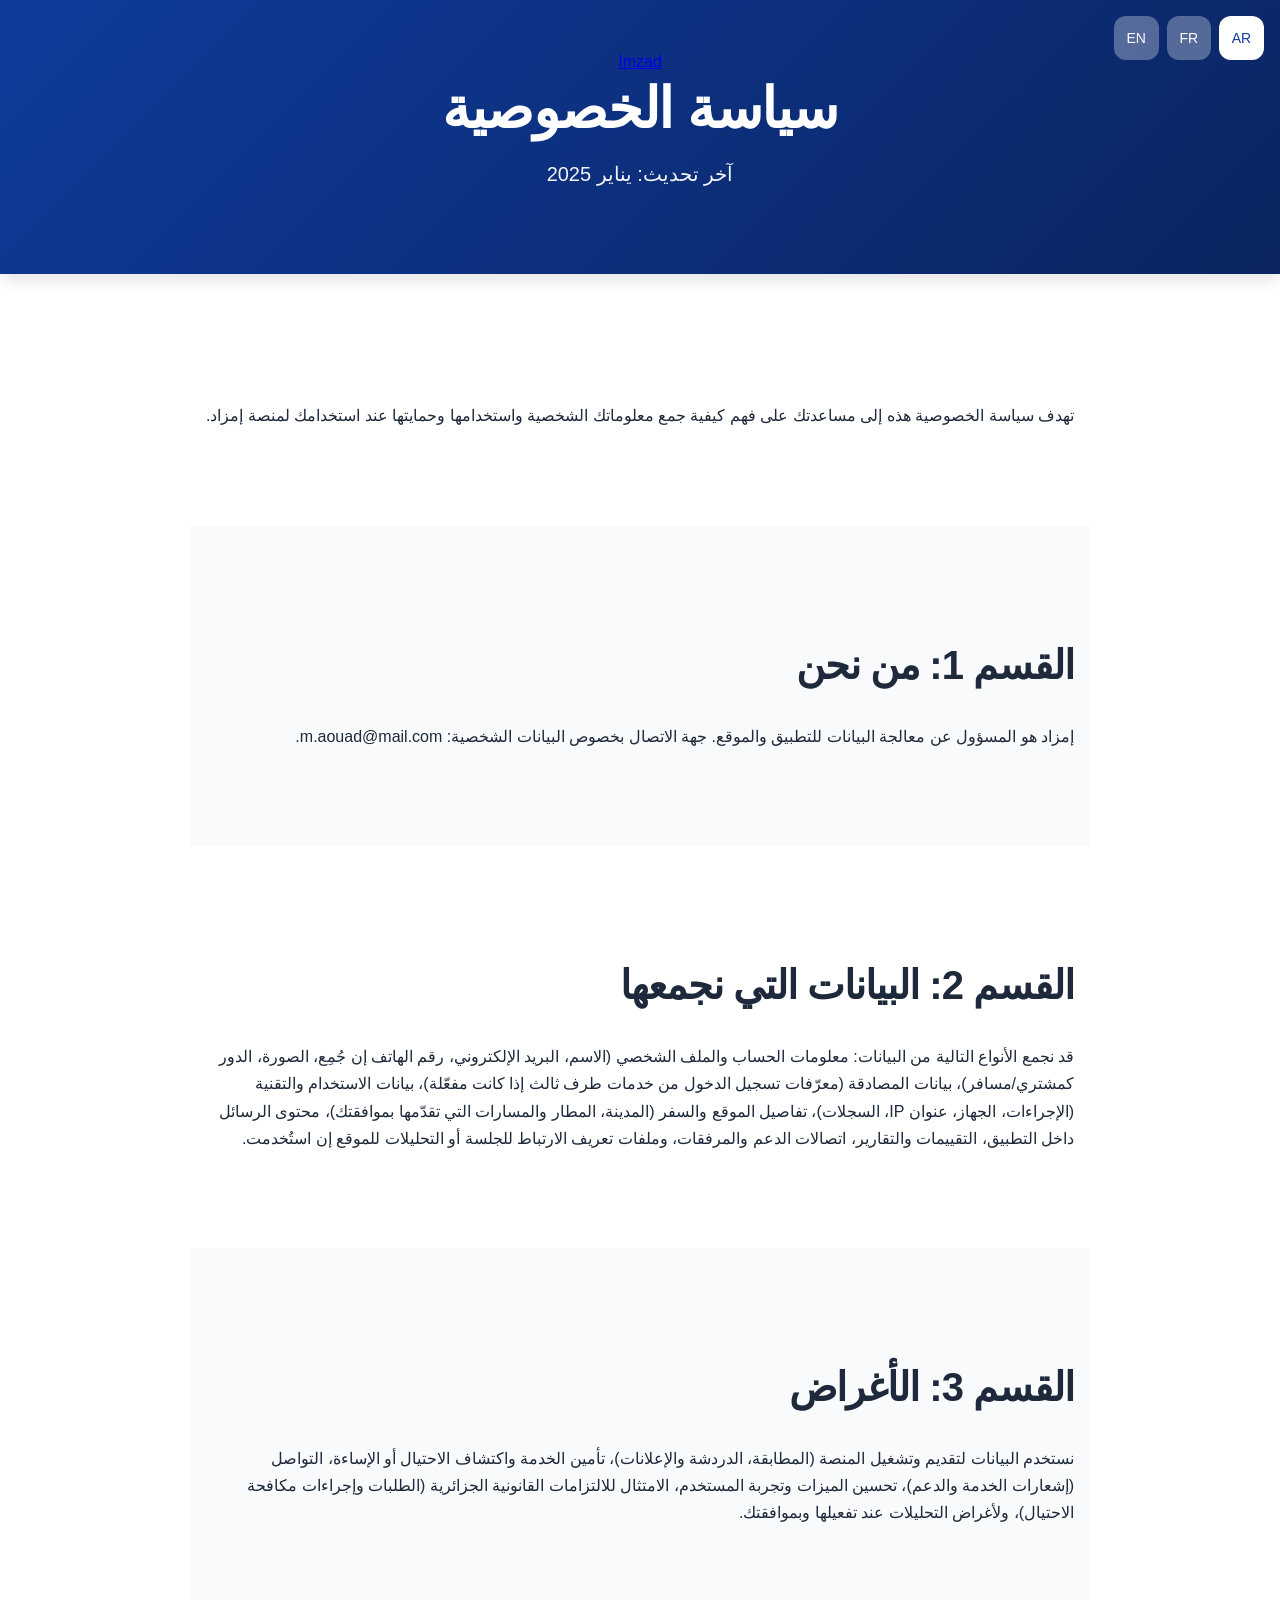
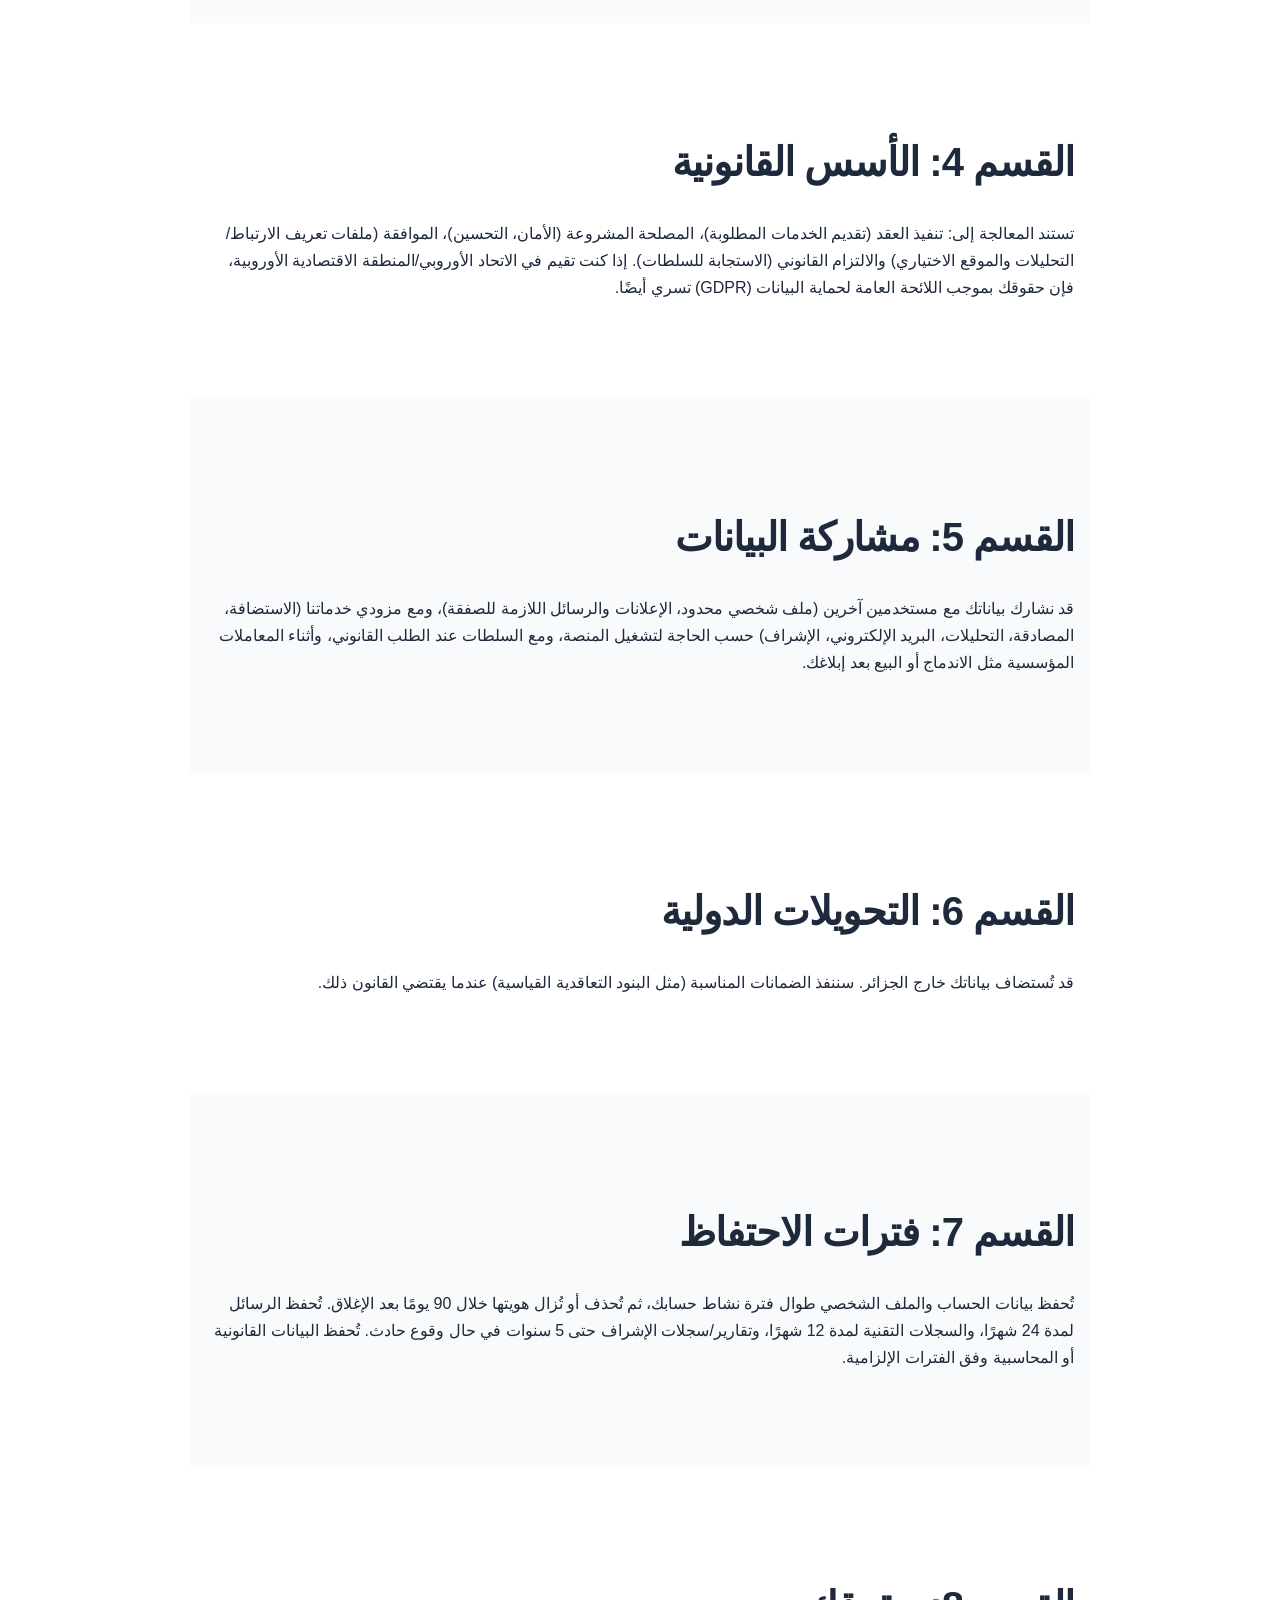
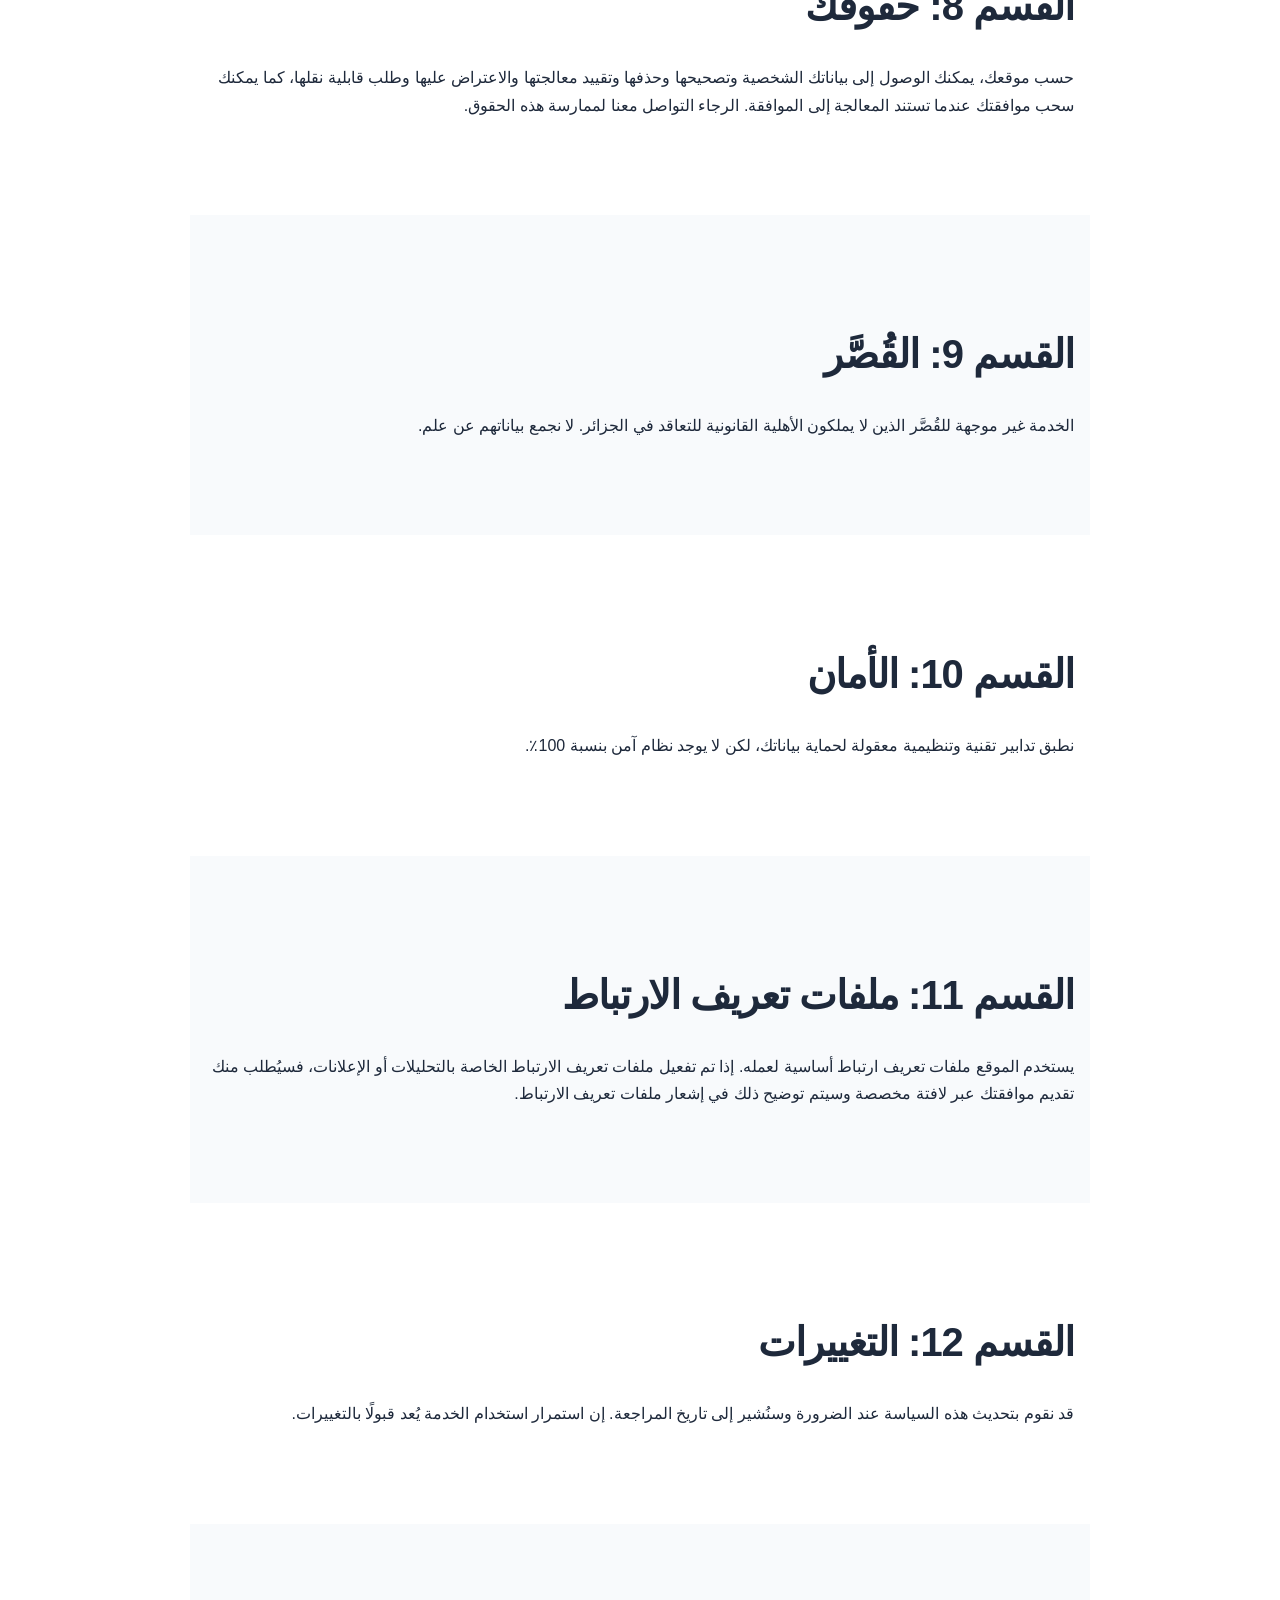
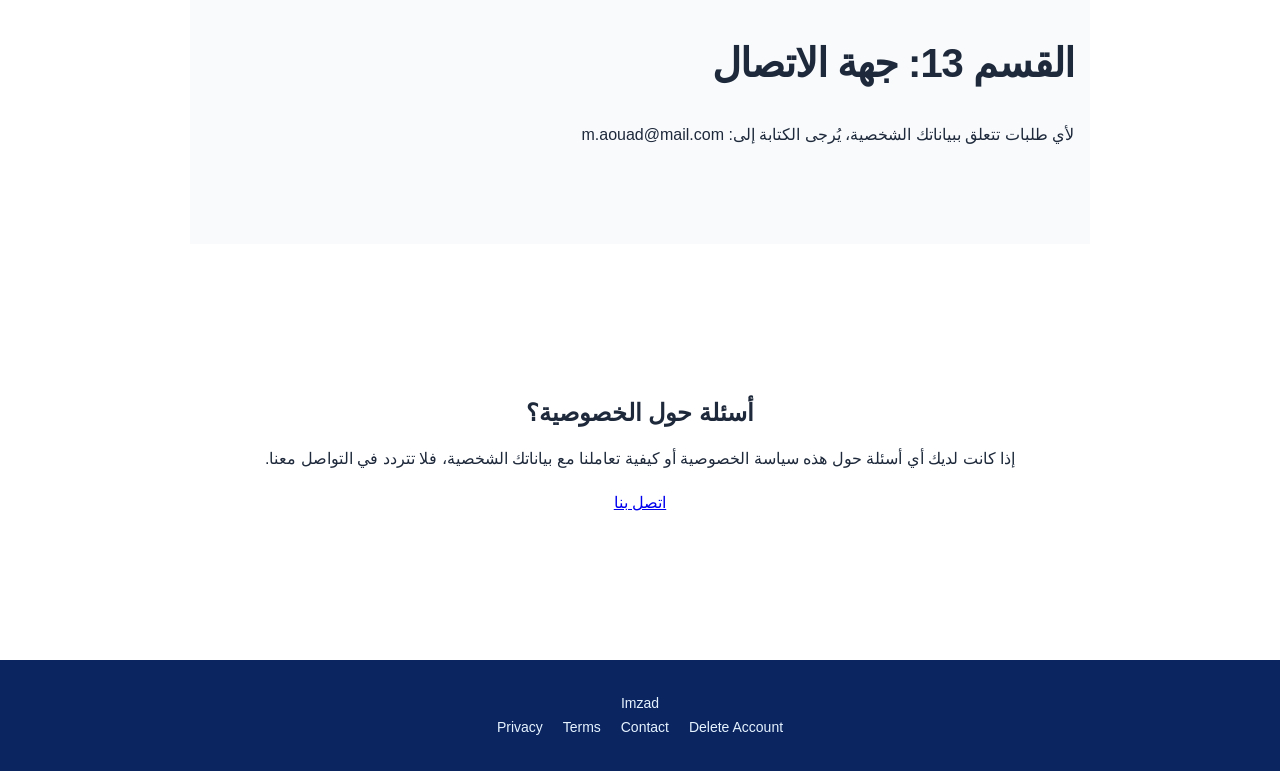
<file: privacy.html>
<!DOCTYPE html>
<html lang="en" dir="ltr">
<head>
  <meta charset="UTF-8" />
  <meta name="viewport" content="width=device-width, initial-scale=1.0" />
  <title>Privacy Policy • Imzad</title>
  <link rel="stylesheet" href="style.css" />
</head>
<body>
  <header class="hero">
    <nav class="nav">
      <a href="index.html" class="logo" aria-label="Imzad Home">Imzad</a>
      <nav class="language-switcher" role="navigation" aria-label="Language selection">
        <button data-lang="ar" aria-label="Switch to Arabic language" aria-pressed="false">AR</button>
        <button data-lang="fr" aria-label="Switch to French language" aria-pressed="false">FR</button>
        <button data-lang="en" aria-label="Switch to English language" aria-pressed="false">EN</button>
      </nav>
    </nav>

    <div class="hero-content">
      <h1 class="text-center">
        <span data-lang="en">Privacy Policy</span>
        <span data-lang="fr">Politique de confidentialité</span>
        <span data-lang="ar">سياسة الخصوصية</span>
      </h1>
      <p class="text-center">
        <span data-lang="en">Last updated: January 2025</span>
        <span data-lang="fr">Dernière mise à jour : janvier 2025</span>
        <span data-lang="ar">آخر تحديث: يناير 2025</span>
      </p>
    </div>
  </header>

  <main class="container" style="max-width: 900px; margin: 2rem auto;">
    <section>
      <p>
        <span data-lang="en">This Privacy Policy is designed to help you understand how we collect, use, and protect your personal information when you use the Imzad platform.</span>
        <span data-lang="fr">Cette Politique de confidentialité vous aide à comprendre comment nous collectons, utilisons et protégeons vos informations personnelles lorsque vous utilisez la plateforme Imzad.</span>
        <span data-lang="ar">تهدف سياسة الخصوصية هذه إلى مساعدتك على فهم كيفية جمع معلوماتك الشخصية واستخدامها وحمايتها عند استخدامك لمنصة إمزاد.</span>
      </p>
    </section>

    <section>
      <h2><span data-lang="en">Section 1: Who we are</span><span data-lang="fr">Section 1 : Qui sommes‑nous</span><span data-lang="ar">القسم 1: من نحن</span></h2>
      <p>
        <span data-lang="en">Imzad is the data controller for the app and the website. Contact for personal data: m.aouad@mail.com.</span>
        <span data-lang="fr">Imzad est le responsable du traitement pour l’application et le site web. Contact pour les données personnelles : m.aouad@mail.com.</span>
        <span data-lang="ar">إمزاد هو المسؤول عن معالجة البيانات للتطبيق والموقع. جهة الاتصال بخصوص البيانات الشخصية: m.aouad@mail.com.</span>
      </p>
    </section>

    <section>
      <h2><span data-lang="en">Section 2: Data collected</span><span data-lang="fr">Section 2 : Données collectées</span><span data-lang="ar">القسم 2: البيانات التي نجمعها</span></h2>
      <p>
        <span data-lang="en">We may collect the following types of data: account and profile information (name, email, phone number if collected, photo, role as Shopper/Traveller), authentication data (login identifiers from third‑party services if enabled), usage and technical data (actions, device, IP address, logs), location and travel details (city, airport and routes you provide if you consent), in‑app message content, ratings and reports, support communications and attachments, and session or analytics cookies for the website if used.</span>
        <span data-lang="fr">Nous pouvons collecter les types de données suivants : informations de compte et de profil (nom, e‑mail, numéro de téléphone s’il est collecté, photo, rôle Acheteur/Voyageur), données d’authentification (identifiants de connexion de services tiers si activés), données d’usage et techniques (actions, appareil, adresse IP, journaux), détails de localisation et de voyage (ville, aéroport et itinéraires fournis si vous y consentez), contenu des messages in‑app, évaluations et signalements, communications d’assistance et pièces jointes, ainsi que des cookies de session ou d’analytique pour le site s’ils sont utilisés.</span>
        <span data-lang="ar">قد نجمع الأنواع التالية من البيانات: معلومات الحساب والملف الشخصي (الاسم، البريد الإلكتروني، رقم الهاتف إن جُمِع، الصورة، الدور كمشتري/مسافر)، بيانات المصادقة (معرّفات تسجيل الدخول من خدمات طرف ثالث إذا كانت مفعّلة)، بيانات الاستخدام والتقنية (الإجراءات، الجهاز، عنوان IP، السجلات)، تفاصيل الموقع والسفر (المدينة، المطار والمسارات التي تقدّمها بموافقتك)، محتوى الرسائل داخل التطبيق، التقييمات والتقارير، اتصالات الدعم والمرفقات، وملفات تعريف الارتباط للجلسة أو التحليلات للموقع إن استُخدمت.</span>
      </p>
    </section>

    <section>
      <h2><span data-lang="en">Section 3: Purposes</span><span data-lang="fr">Section 3 : Finalités</span><span data-lang="ar">القسم 3: الأغراض</span></h2>
      <p>
        <span data-lang="en">We use data to provide and operate the Platform (matching, chat and listings), secure the service and detect fraud or abuse, communicate (service notifications and support), improve features and user experience, comply with Algerian legal obligations (requests and anti‑fraud measures), and for analytics purposes when enabled and with your consent.</span>
        <span data-lang="fr">Nous utilisons les données pour fournir et faire fonctionner la Plateforme (mise en relation, messagerie et annonces), sécuriser le service et détecter la fraude ou les abus, communiquer (notifications de service et assistance), améliorer les fonctionnalités et l’expérience utilisateur, respecter les obligations légales algériennes (demandes et mesures anti‑fraude), ainsi que pour l’analytique lorsqu’elle est activée et avec votre consentement.</span>
        <span data-lang="ar">نستخدم البيانات لتقديم وتشغيل المنصة (المطابقة، الدردشة والإعلانات)، تأمين الخدمة واكتشاف الاحتيال أو الإساءة، التواصل (إشعارات الخدمة والدعم)، تحسين الميزات وتجربة المستخدم، الامتثال للالتزامات القانونية الجزائرية (الطلبات وإجراءات مكافحة الاحتيال)، ولأغراض التحليلات عند تفعيلها وبموافقتك.</span>
      </p>
    </section>

    <section>
      <h2><span data-lang="en">Section 4: Legal bases</span><span data-lang="fr">Section 4 : Bases juridiques</span><span data-lang="ar">القسم 4: الأسس القانونية</span></h2>
      <p>
        <span data-lang="en">Processing is based on: performance of the contract (providing requested services), legitimate interest (security, improvement), consent (cookies/analytics and optional location) and legal obligation (responding to authorities). If you reside in the EU/EEA, your rights under the GDPR also apply.</span>
        <span data-lang="fr">Les traitements reposent sur : l’exécution du contrat (fourniture des services demandés), l’intérêt légitime (sécurité, amélioration), le consentement (cookies/analytiques et localisation optionnelle) et l’obligation légale (réponse aux autorités). Si vous résidez dans l’UE/EEE, vos droits au titre du RGPD s’appliquent également.</span>
        <span data-lang="ar">تستند المعالجة إلى: تنفيذ العقد (تقديم الخدمات المطلوبة)، المصلحة المشروعة (الأمان، التحسين)، الموافقة (ملفات تعريف الارتباط/التحليلات والموقع الاختياري) والالتزام القانوني (الاستجابة للسلطات). إذا كنت تقيم في الاتحاد الأوروبي/المنطقة الاقتصادية الأوروبية، فإن حقوقك بموجب اللائحة العامة لحماية البيانات (GDPR) تسري أيضًا.</span>
      </p>
    </section>

    <section>
      <h2><span data-lang="en">Section 5: Data sharing</span><span data-lang="fr">Section 5 : Partage des données</span><span data-lang="ar">القسم 5: مشاركة البيانات</span></h2>
      <p>
        <span data-lang="en">We may share your data with other users (limited profile, listings and messages needed for the transaction), with our service providers (hosting, authentication, analytics, email, moderation) as necessary to operate the Platform, with authorities upon legal request, and during corporate transactions such as a merger or sale after informing you.</span>
        <span data-lang="fr">Nous pouvons partager vos données avec d’autres utilisateurs (profil limité, annonces et messages nécessaires à la transaction), avec nos prestataires (hébergement, authentification, analytique, e‑mail, modération) si nécessaire au fonctionnement de la Plateforme, avec les autorités sur demande légale, ainsi que lors d’opérations de société telles qu’une fusion ou une cession après vous en avoir informé.</span>
        <span data-lang="ar">قد نشارك بياناتك مع مستخدمين آخرين (ملف شخصي محدود، الإعلانات والرسائل اللازمة للصفقة)، ومع مزودي خدماتنا (الاستضافة، المصادقة، التحليلات، البريد الإلكتروني، الإشراف) حسب الحاجة لتشغيل المنصة، ومع السلطات عند الطلب القانوني، وأثناء المعاملات المؤسسية مثل الاندماج أو البيع بعد إبلاغك.</span>
      </p>
    </section>

    <section>
      <h2><span data-lang="en">Section 6: International transfers</span><span data-lang="fr">Section 6 : Transferts internationaux</span><span data-lang="ar">القسم 6: التحويلات الدولية</span></h2>
      <p>
        <span data-lang="en">Your data may be hosted outside Algeria. We will implement appropriate safeguards (such as standard contractual clauses) when required by law.</span>
        <span data-lang="fr">Vos données peuvent être hébergées en dehors de l’Algérie. Nous mettrons en place des garanties appropriées (telles que des clauses contractuelles types) lorsque la loi l’exige.</span>
        <span data-lang="ar">قد تُستضاف بياناتك خارج الجزائر. سننفذ الضمانات المناسبة (مثل البنود التعاقدية القياسية) عندما يقتضي القانون ذلك.</span>
      </p>
    </section>

    <section>
      <h2><span data-lang="en">Section 7: Retention periods</span><span data-lang="fr">Section 7 : Durées de conservation</span><span data-lang="ar">القسم 7: فترات الاحتفاظ</span></h2>
      <p>
        <span data-lang="en">Account and profile data are kept as long as your account is active, then deleted or anonymised within 90 days after closure. Messages are kept for 24 months, technical logs for 12 months, and reports/moderation records up to 5 years in case of an incident. Legal or accounting data are retained according to mandatory periods.</span>
        <span data-lang="fr">Les données de compte et de profil sont conservées tant que votre compte est actif, puis supprimées ou anonymisées dans les 90 jours suivant la fermeture. Les messages sont conservés 24 mois, les journaux techniques 12 mois, et les rapports/modération jusqu’à 5 ans en cas d’incident. Les données légales ou comptables sont conservées selon les durées obligatoires.</span>
        <span data-lang="ar">تُحفظ بيانات الحساب والملف الشخصي طوال فترة نشاط حسابك، ثم تُحذف أو تُزال هويتها خلال 90 يومًا بعد الإغلاق. تُحفظ الرسائل لمدة 24 شهرًا، والسجلات التقنية لمدة 12 شهرًا، وتقارير/سجلات الإشراف حتى 5 سنوات في حال وقوع حادث. تُحفظ البيانات القانونية أو المحاسبية وفق الفترات الإلزامية.</span>
      </p>
    </section>

    <section>
      <h2><span data-lang="en">Section 8: Your rights</span><span data-lang="fr">Section 8 : Vos droits</span><span data-lang="ar">القسم 8: حقوقك</span></h2>
      <p>
        <span data-lang="en">Depending on your location, you may access, rectify, delete, restrict, object to and port your personal data, and withdraw your consent when processing is based on consent. Please contact us to exercise these rights.</span>
        <span data-lang="fr">Selon votre localisation, vous pouvez accéder, rectifier, supprimer, restreindre, vous opposer et porter vos données personnelles, et retirer votre consentement lorsque le traitement repose sur le consentement. Veuillez nous contacter pour exercer ces droits.</span>
        <span data-lang="ar">حسب موقعك، يمكنك الوصول إلى بياناتك الشخصية وتصحيحها وحذفها وتقييد معالجتها والاعتراض عليها وطلب قابلية نقلها، كما يمكنك سحب موافقتك عندما تستند المعالجة إلى الموافقة. الرجاء التواصل معنا لممارسة هذه الحقوق.</span>
      </p>
    </section>

    <section>
      <h2><span data-lang="en">Section 9: Minors</span><span data-lang="fr">Section 9 : Mineurs</span><span data-lang="ar">القسم 9: القُصَّر</span></h2>
      <p>
        <span data-lang="en">The service is not intended for minors who do not have the legal capacity to contract in Algeria. We do not knowingly collect their data.</span>
        <span data-lang="fr">Le service n’est pas destiné aux mineurs n’ayant pas la capacité juridique de contracter en Algérie. Nous ne collectons pas sciemment leurs données.</span>
        <span data-lang="ar">الخدمة غير موجهة للقُصَّر الذين لا يملكون الأهلية القانونية للتعاقد في الجزائر. لا نجمع بياناتهم عن علم.</span>
      </p>
    </section>

    <section>
      <h2><span data-lang="en">Section 10: Security</span><span data-lang="fr">Section 10 : Sécurité</span><span data-lang="ar">القسم 10: الأمان</span></h2>
      <p>
        <span data-lang="en">We apply reasonable technical and organisational measures to protect your data, but no system is 100% secure.</span>
        <span data-lang="fr">Nous appliquons des mesures techniques et organisationnelles raisonnables pour protéger vos données, mais aucun système n’est sécurisé à 100 %.</span>
        <span data-lang="ar">نطبق تدابير تقنية وتنظيمية معقولة لحماية بياناتك، لكن لا يوجد نظام آمن بنسبة 100٪.</span>
      </p>
    </section>

    <section>
      <h2><span data-lang="en">Section 11: Cookies</span><span data-lang="fr">Section 11 : Cookies</span><span data-lang="ar">القسم 11: ملفات تعريف الارتباط</span></h2>
      <p>
        <span data-lang="en">The site uses essential cookies for its operation. If analytics or advertising cookies are enabled, your consent will be requested via a dedicated banner and detailed in the cookie notice.</span>
        <span data-lang="fr">Le site utilise des cookies essentiels à son fonctionnement. Si des cookies d’analyse ou publicitaires sont activés, votre consentement sera demandé via une bannière dédiée et détaillé dans l’avis relatif aux cookies.</span>
        <span data-lang="ar">يستخدم الموقع ملفات تعريف ارتباط أساسية لعمله. إذا تم تفعيل ملفات تعريف الارتباط الخاصة بالتحليلات أو الإعلانات، فسيُطلب منك تقديم موافقتك عبر لافتة مخصصة وسيتم توضيح ذلك في إشعار ملفات تعريف الارتباط.</span>
      </p>
    </section>

    <section>
      <h2><span data-lang="en">Section 12: Changes</span><span data-lang="fr">Section 12 : Modifications</span><span data-lang="ar">القسم 12: التغييرات</span></h2>
      <p>
        <span data-lang="en">We may update this Policy when necessary and will indicate the revision date. Continued use of the service constitutes acceptance of the changes.</span>
        <span data-lang="fr">Nous pouvons mettre à jour cette Politique lorsque nécessaire et indiquerons la date de révision. La poursuite de l’utilisation du service vaut acceptation des modifications.</span>
        <span data-lang="ar">قد نقوم بتحديث هذه السياسة عند الضرورة وسنُشير إلى تاريخ المراجعة. إن استمرار استخدام الخدمة يُعد قبولًا بالتغييرات.</span>
      </p>
    </section>

    <section>
      <h2><span data-lang="en">Section 13: Contact</span><span data-lang="fr">Section 13 : Contact</span><span data-lang="ar">القسم 13: جهة الاتصال</span></h2>
      <p>
        <span data-lang="en">For any requests concerning your personal data, please write to: m.aouad@mail.com</span>
        <span data-lang="fr">Pour toute demande concernant vos données personnelles, veuillez écrire à : m.aouad@mail.com</span>
        <span data-lang="ar">لأي طلبات تتعلق ببياناتك الشخصية، يُرجى الكتابة إلى: m.aouad@mail.com</span>
      </p>
    </section>

    <section class="text-center" style="margin: 3rem 0;">
      <h3>
        <span data-lang="en">Questions about Privacy?</span>
        <span data-lang="fr">Des questions sur la confidentialité ?</span>
        <span data-lang="ar">أسئلة حول الخصوصية؟</span>
      </h3>
      <p>
        <span data-lang="en">If you have any questions about this Privacy Policy or how we handle your personal data, please don't hesitate to contact us.</span>
        <span data-lang="fr">Si vous avez des questions sur cette Politique de confidentialité ou sur notre traitement de vos données personnelles, n’hésitez pas à nous contacter.</span>
        <span data-lang="ar">إذا كانت لديك أي أسئلة حول هذه سياسة الخصوصية أو كيفية تعاملنا مع بياناتك الشخصية، فلا تتردد في التواصل معنا.</span>
      </p>
      <p><a class="download-button" href="contact.html"><span data-lang="en">Contact Us</span><span data-lang="fr">Nous contacter</span><span data-lang="ar">اتصل بنا</span></a></p>
    </section>
  </main>

  <footer>
    <div class="footer-inner">
      <a href="index.html">Imzad</a>
      <div>
        <a href="privacy.html">Privacy</a>
        <a href="terms.html">Terms</a>
        <a href="contact.html">Contact</a>
        <a href="delete-account.html">Delete Account</a>
      </div>
    </div>
  </footer>

  <script src="script.js"></script>
</body>
</html>
</file>
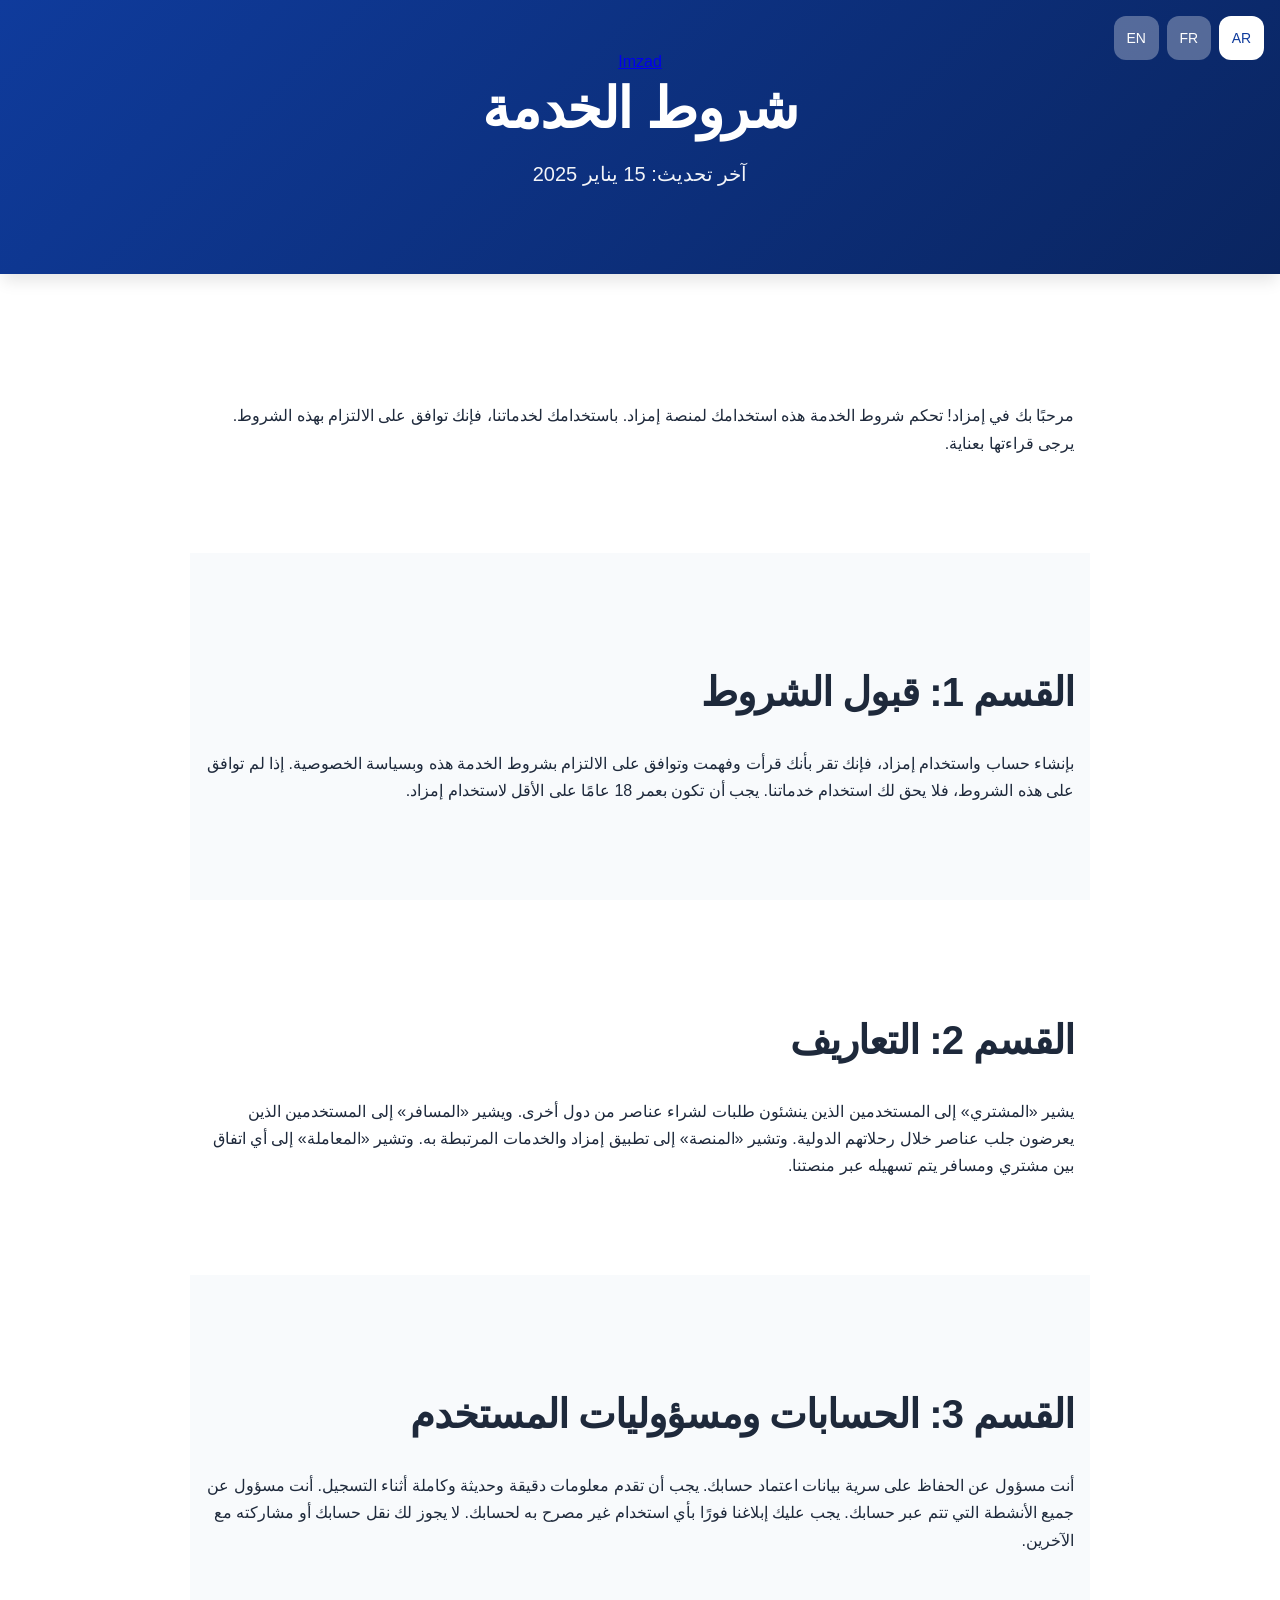
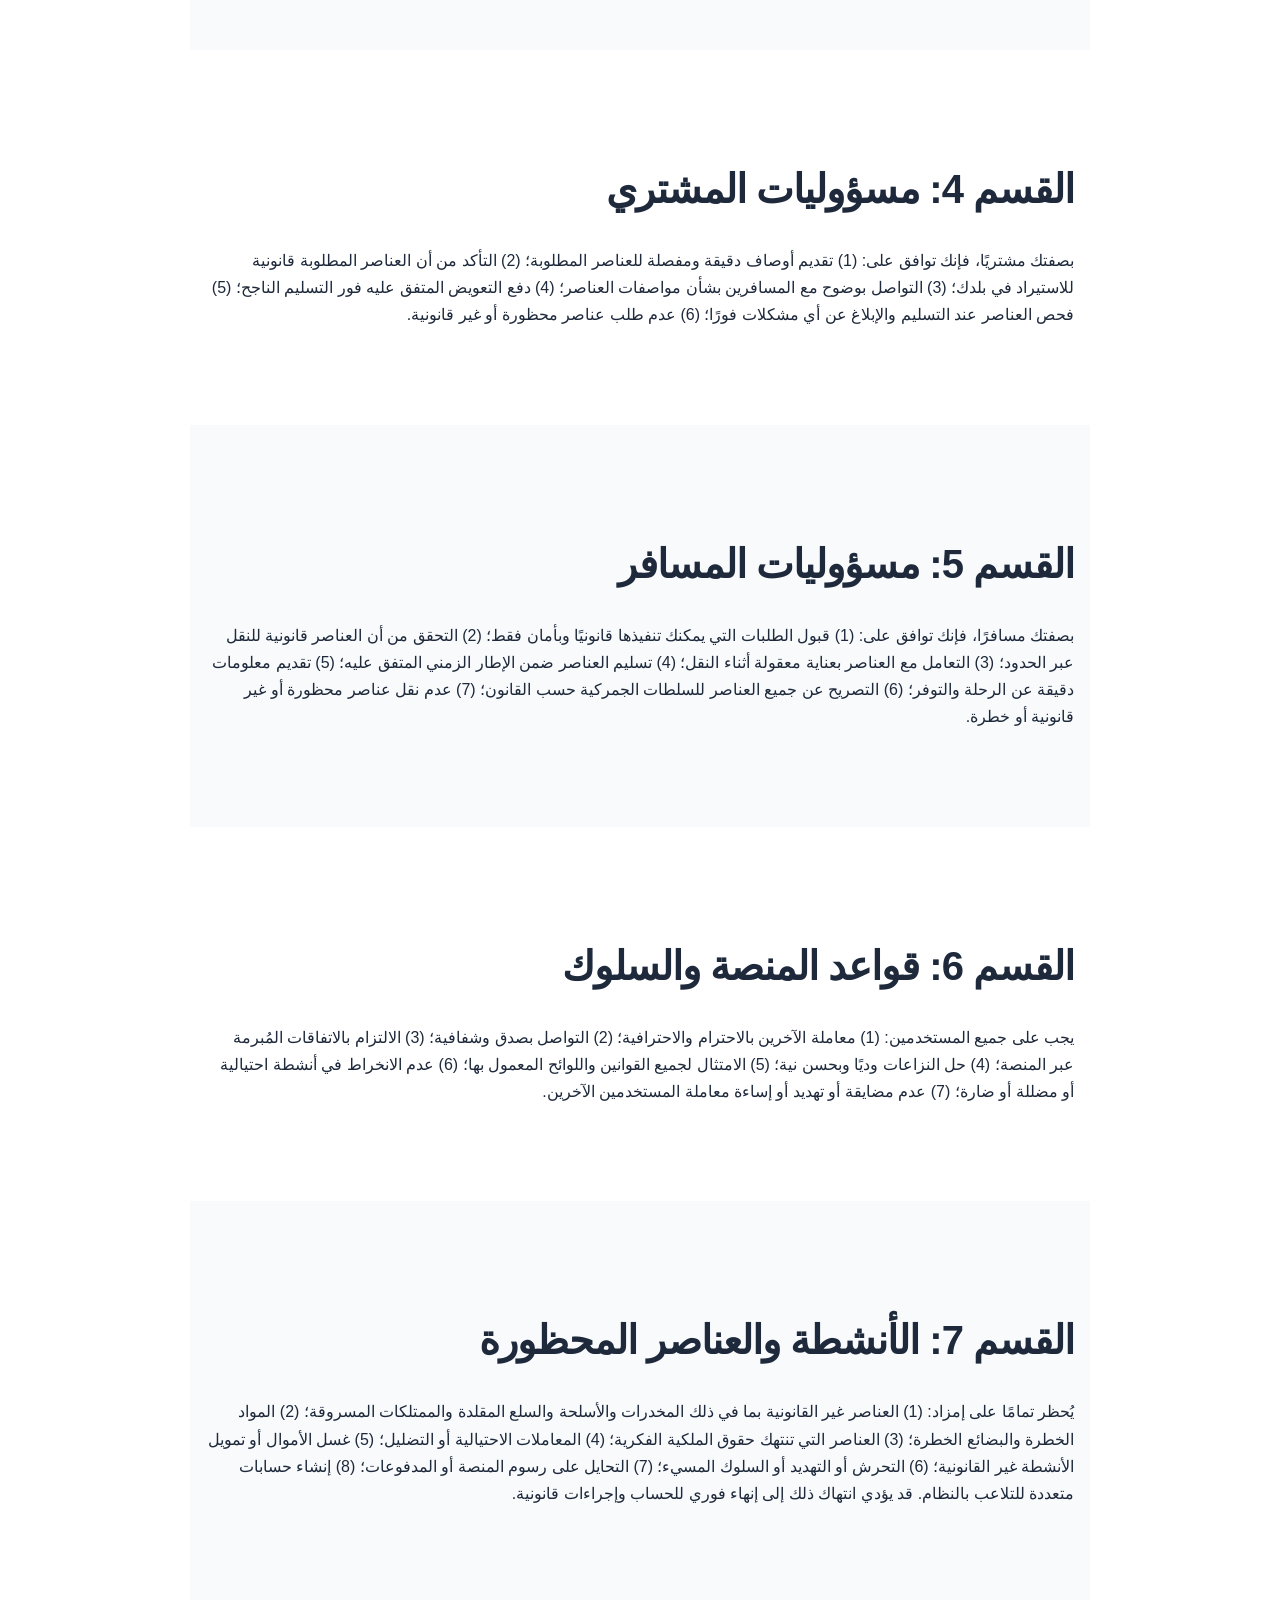
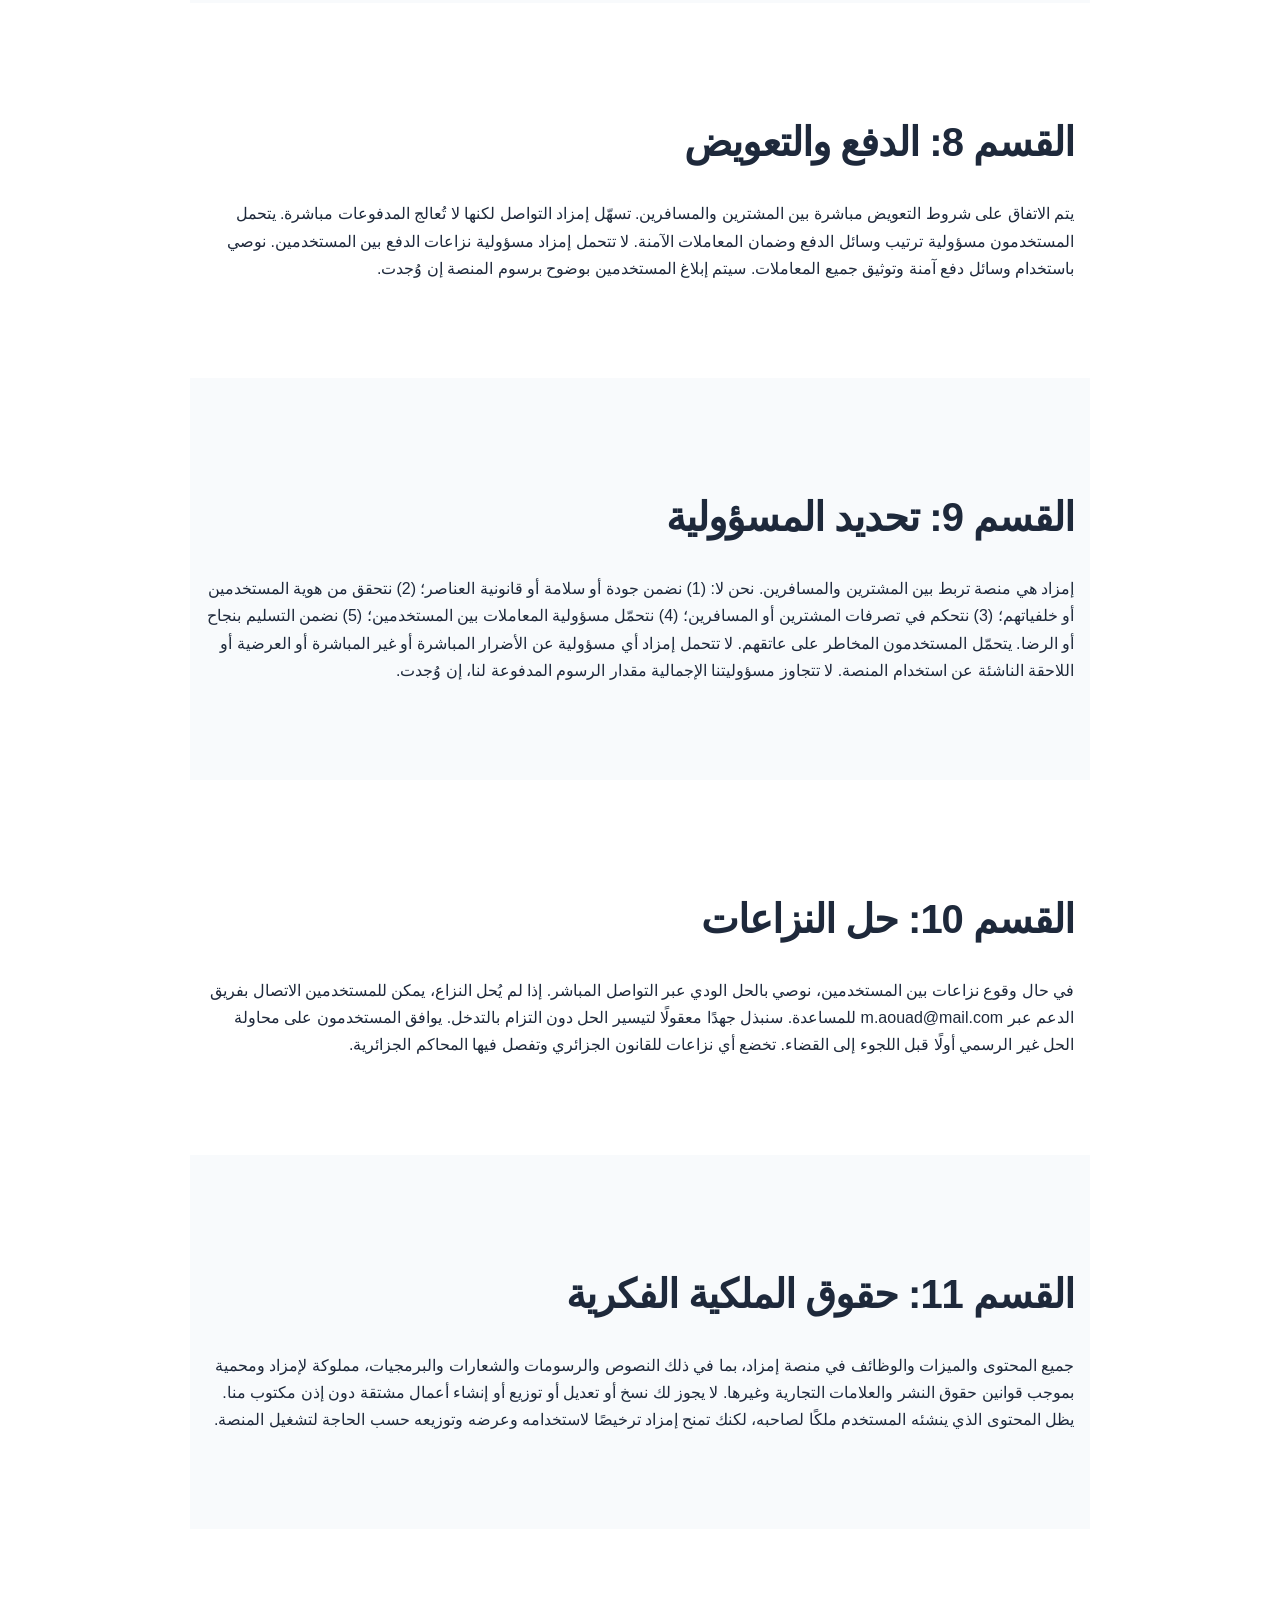
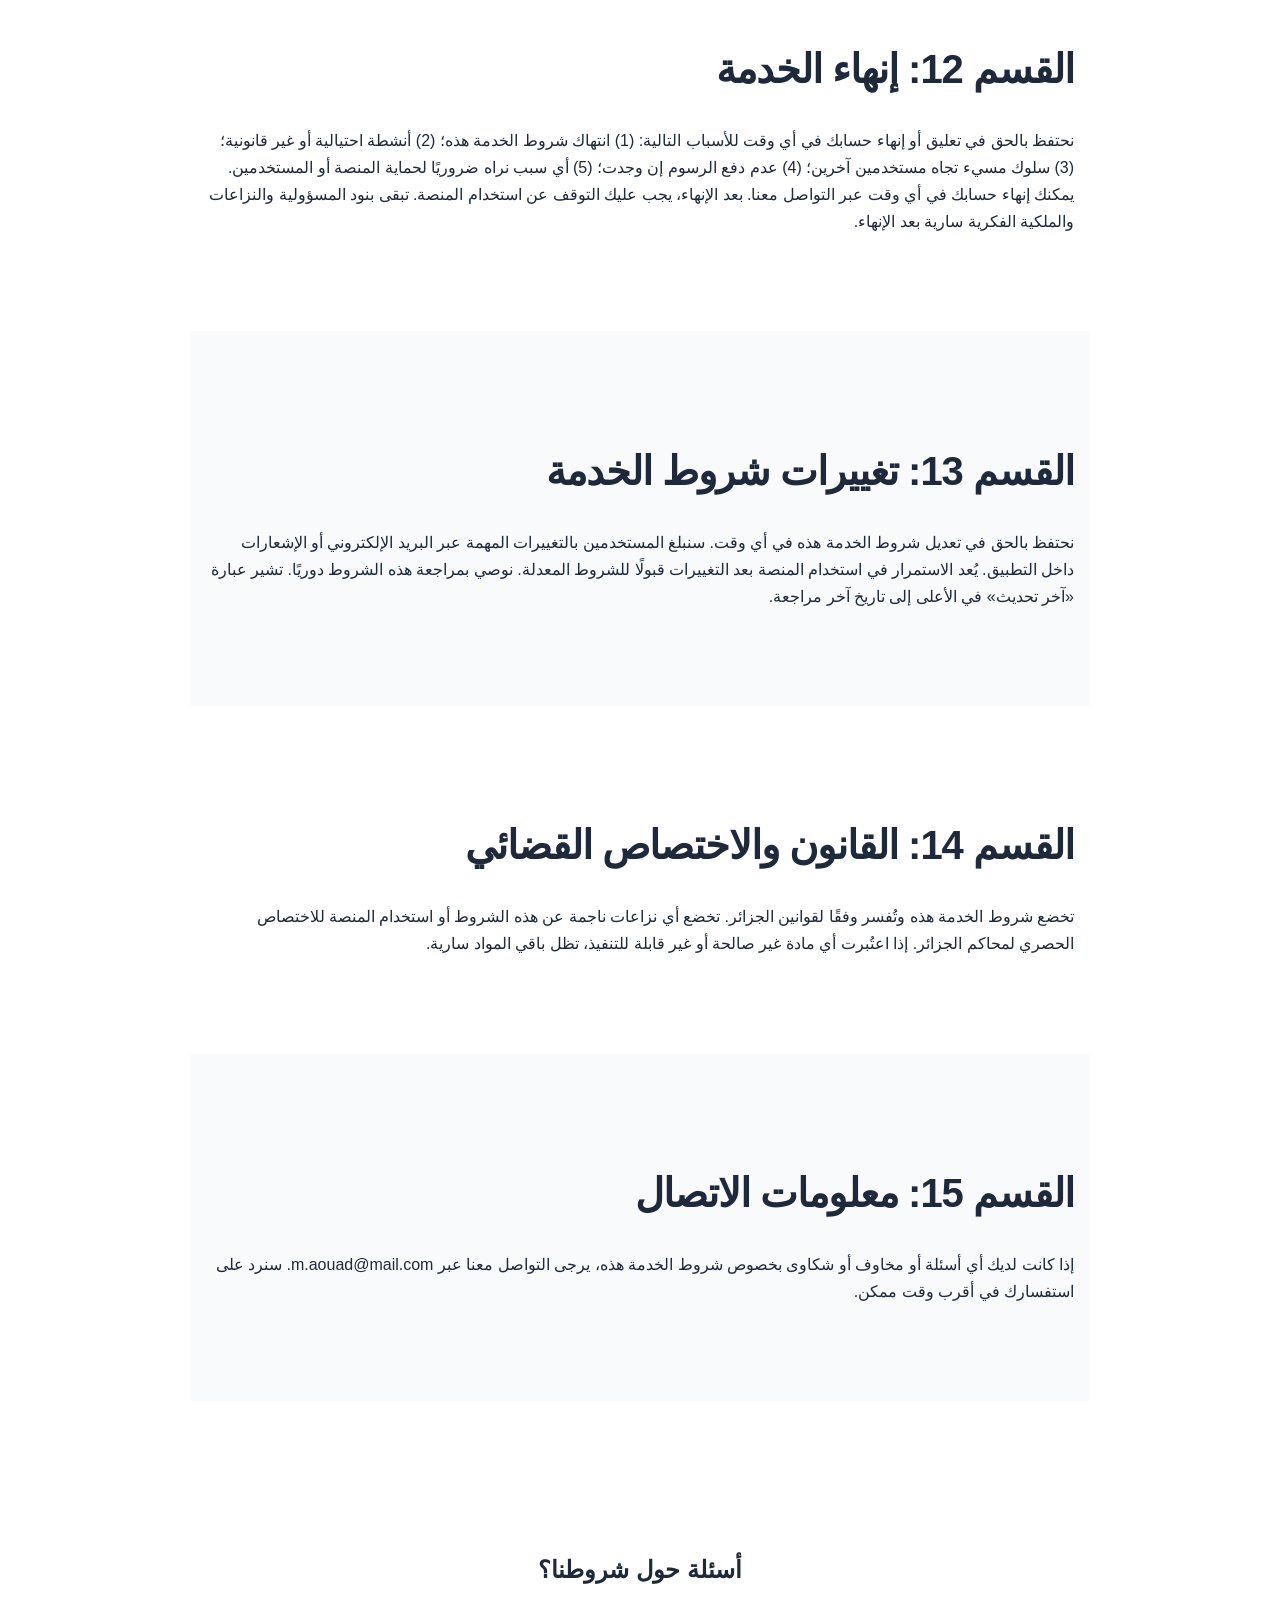
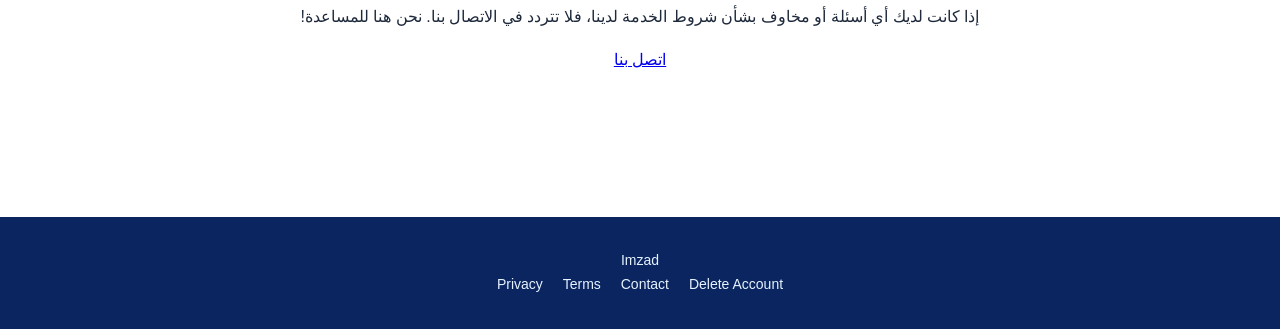
<file: terms.html>
<!DOCTYPE html>
<html lang="en" dir="ltr">
<head>
  <meta charset="UTF-8" />
  <meta name="viewport" content="width=device-width, initial-scale=1.0" />
  <title>Terms of Service • Imzad</title>
  <link rel="stylesheet" href="style.css" />
</head>
<body>
  <header class="hero">
    <nav class="nav">
      <a href="index.html" class="logo" aria-label="Imzad Home">Imzad</a>
      <nav class="language-switcher" role="navigation" aria-label="Language selection">
        <button data-lang="ar" aria-label="Switch to Arabic language" aria-pressed="false">AR</button>
        <button data-lang="fr" aria-label="Switch to French language" aria-pressed="false">FR</button>
        <button data-lang="en" aria-label="Switch to English language" aria-pressed="false">EN</button>
      </nav>
    </nav>

    <div class="hero-content">
      <h1 class="text-center">
        <span data-lang="en">Terms of Service</span>
        <span data-lang="fr">Conditions d’utilisation</span>
        <span data-lang="ar">شروط الخدمة</span>
      </h1>
      <p class="text-center">
        <span data-lang="en">Last Updated: January 15, 2025</span>
        <span data-lang="fr">Dernière mise à jour : 15 janvier 2025</span>
        <span data-lang="ar">آخر تحديث: 15 يناير 2025</span>
      </p>
    </div>
  </header>

  <main class="container" style="max-width: 900px; margin: 2rem auto;">
    <section>
      <p>
        <span data-lang="en">Welcome to Imzad! These Terms of Service govern your use of the Imzad marketplace platform. By accessing or using our services, you agree to be bound by these terms. Please read them carefully.</span>
        <span data-lang="fr">Bienvenue sur Imzad ! Ces Conditions d’utilisation régissent votre utilisation de la plateforme Imzad. En accédant à nos services ou en les utilisant, vous acceptez d’être lié par ces conditions. Veuillez les lire attentivement.</span>
        <span data-lang="ar">مرحبًا بك في إمزاد! تحكم شروط الخدمة هذه استخدامك لمنصة إمزاد. باستخدامك لخدماتنا، فإنك توافق على الالتزام بهذه الشروط. يرجى قراءتها بعناية.</span>
      </p>
    </section>

    <section>
      <h2><span data-lang="en">Section 1: Acceptance of Terms</span><span data-lang="fr">Section 1 : Acceptation des Conditions</span><span data-lang="ar">القسم 1: قبول الشروط</span></h2>
      <p>
        <span data-lang="en">By creating an account and using Imzad, you acknowledge that you have read, understood, and agree to be bound by these Terms of Service and our Privacy Policy. If you do not agree to these terms, you may not use our services. You must be at least 18 years old to use Imzad.</span>
        <span data-lang="fr">En créant un compte et en utilisant Imzad, vous reconnaissez avoir lu, compris et accepté d’être lié par les présentes Conditions d’utilisation ainsi que par notre Politique de confidentialité. Si vous n’acceptez pas ces conditions, vous ne pouvez pas utiliser nos services. Vous devez avoir au moins 18 ans pour utiliser Imzad.</span>
        <span data-lang="ar">بإنشاء حساب واستخدام إمزاد، فإنك تقر بأنك قرأت وفهمت وتوافق على الالتزام بشروط الخدمة هذه وبسياسة الخصوصية. إذا لم توافق على هذه الشروط، فلا يحق لك استخدام خدماتنا. يجب أن تكون بعمر 18 عامًا على الأقل لاستخدام إمزاد.</span>
      </p>
    </section>

    <section>
      <h2><span data-lang="en">Section 2: Definitions</span><span data-lang="fr">Section 2 : Définitions</span><span data-lang="ar">القسم 2: التعاريف</span></h2>
      <p>
        <span data-lang="en">"Shopper" refers to users who create requests to purchase items from other countries. "Traveler" refers to users who offer to bring items during their international trips. "Platform" refers to the Imzad mobile application and all related services. "Transaction" refers to any agreement between a Shopper and Traveler facilitated through our platform.</span>
        <span data-lang="fr">« Acheteur » désigne les utilisateurs qui créent des demandes d’achat d’articles depuis d’autres pays. « Voyageur » désigne les utilisateurs qui proposent d’apporter des articles lors de leurs voyages internationaux. « Plateforme » désigne l’application mobile Imzad et l’ensemble des services associés. « Transaction » désigne tout accord conclu entre un Acheteur et un Voyageur par l’intermédiaire de notre plateforme.</span>
        <span data-lang="ar">يشير «المشتري» إلى المستخدمين الذين ينشئون طلبات لشراء عناصر من دول أخرى. ويشير «المسافر» إلى المستخدمين الذين يعرضون جلب عناصر خلال رحلاتهم الدولية. وتشير «المنصة» إلى تطبيق إمزاد والخدمات المرتبطة به. وتشير «المعاملة» إلى أي اتفاق بين مشتري ومسافر يتم تسهيله عبر منصتنا.</span>
      </p>
    </section>

    <section>
      <h2><span data-lang="en">Section 3: User Accounts and Responsibilities</span><span data-lang="fr">Section 3 : Comptes utilisateurs et responsabilités</span><span data-lang="ar">القسم 3: الحسابات ومسؤوليات المستخدم</span></h2>
      <p>
        <span data-lang="en">You are responsible for maintaining the confidentiality of your account credentials. You must provide accurate, current, and complete information during registration. You are responsible for all activities that occur under your account. You must immediately notify us of any unauthorized use of your account. You may not transfer or share your account with others.</span>
        <span data-lang="fr">Vous êtes responsable du maintien de la confidentialité de vos identifiants de compte. Vous devez fournir des informations exactes, à jour et complètes lors de l’inscription. Vous êtes responsable de toutes les activités effectuées avec votre compte. Vous devez nous informer immédiatement de toute utilisation non autorisée de votre compte. Vous ne pouvez pas transférer ou partager votre compte.</span>
        <span data-lang="ar">أنت مسؤول عن الحفاظ على سرية بيانات اعتماد حسابك. يجب أن تقدم معلومات دقيقة وحديثة وكاملة أثناء التسجيل. أنت مسؤول عن جميع الأنشطة التي تتم عبر حسابك. يجب عليك إبلاغنا فورًا بأي استخدام غير مصرح به لحسابك. لا يجوز لك نقل حسابك أو مشاركته مع الآخرين.</span>
      </p>
    </section>

    <section>
      <h2><span data-lang="en">Section 4: Shopper Responsibilities</span><span data-lang="fr">Section 4 : Responsabilités de l’Acheteur</span><span data-lang="ar">القسم 4: مسؤوليات المشتري</span></h2>
      <p>
        <span data-lang="en">As a Shopper, you agree to: (1) Provide accurate and detailed descriptions of requested items. (2) Ensure requested items are legal to import in your country. (3) Communicate clearly with Travelers about item specifications. (4) Pay agreed compensation promptly upon successful delivery. (5) Inspect items upon delivery and report any issues immediately. (6) Not request prohibited or illegal items.</span>
        <span data-lang="fr">En tant qu’Acheteur, vous acceptez : (1) de fournir des descriptions exactes et détaillées des articles demandés ; (2) de vous assurer que les articles demandés sont légaux à importer dans votre pays ; (3) de communiquer clairement avec les Voyageurs au sujet des spécifications ; (4) de verser la rémunération convenue dès la livraison ; (5) d’inspecter les articles à la livraison et de signaler tout problème immédiatement ; (6) de ne pas demander d’articles interdits ou illégaux.</span>
        <span data-lang="ar">بصفتك مشتريًا، فإنك توافق على: (1) تقديم أوصاف دقيقة ومفصلة للعناصر المطلوبة؛ (2) التأكد من أن العناصر المطلوبة قانونية للاستيراد في بلدك؛ (3) التواصل بوضوح مع المسافرين بشأن مواصفات العناصر؛ (4) دفع التعويض المتفق عليه فور التسليم الناجح؛ (5) فحص العناصر عند التسليم والإبلاغ عن أي مشكلات فورًا؛ (6) عدم طلب عناصر محظورة أو غير قانونية.</span>
      </p>
    </section>

    <section>
      <h2><span data-lang="en">Section 5: Traveler Responsibilities</span><span data-lang="fr">Section 5 : Responsabilités du Voyageur</span><span data-lang="ar">القسم 5: مسؤوليات المسافر</span></h2>
      <p>
        <span data-lang="en">As a Traveler, you agree to: (1) Only accept requests you can fulfill legally and safely. (2) Verify that items are legal to transport across borders. (3) Handle items with reasonable care during transport. (4) Deliver items within the agreed timeframe. (5) Provide accurate trip information and availability. (6) Declare all items to customs authorities as required by law. (7) Not transport prohibited, illegal, or dangerous items.</span>
        <span data-lang="fr">En tant que Voyageur, vous acceptez : (1) de n’accepter que des demandes que vous pouvez exécuter légalement et en toute sécurité ; (2) de vérifier que les articles sont légaux à transporter ; (3) de manipuler les articles avec un soin raisonnable ; (4) de livrer les articles dans les délais convenus ; (5) de fournir des informations de voyage exactes ; (6) de déclarer tous les articles aux autorités douanières ; (7) de ne pas transporter d’articles interdits, illégaux ou dangereux.</span>
        <span data-lang="ar">بصفتك مسافرًا، فإنك توافق على: (1) قبول الطلبات التي يمكنك تنفيذها قانونيًا وبأمان فقط؛ (2) التحقق من أن العناصر قانونية للنقل عبر الحدود؛ (3) التعامل مع العناصر بعناية معقولة أثناء النقل؛ (4) تسليم العناصر ضمن الإطار الزمني المتفق عليه؛ (5) تقديم معلومات دقيقة عن الرحلة والتوفر؛ (6) التصريح عن جميع العناصر للسلطات الجمركية حسب القانون؛ (7) عدم نقل عناصر محظورة أو غير قانونية أو خطرة.</span>
      </p>
    </section>

    <section>
      <h2><span data-lang="en">Section 6: Marketplace Rules and Conduct</span><span data-lang="fr">Section 6 : Règles du marché et conduite</span><span data-lang="ar">القسم 6: قواعد المنصة والسلوك</span></h2>
      <p>
        <span data-lang="en">All users must: (1) Treat other users with respect and professionalism. (2) Communicate honestly and transparently. (3) Honor commitments and agreements made through the platform. (4) Resolve disputes amicably and in good faith. (5) Comply with all applicable laws and regulations. (6) Not engage in fraudulent, deceptive, or harmful activities. (7) Not harass, threaten, or abuse other users.</span>
        <span data-lang="fr">Tous les utilisateurs doivent : (1) traiter les autres avec respect et professionnalisme ; (2) communiquer honnêtement et de manière transparente ; (3) honorer les engagements pris via la plateforme ; (4) résoudre les litiges à l’amiable et de bonne foi ; (5) respecter les lois et règlements applicables ; (6) ne pas se livrer à des activités frauduleuses, trompeuses ou nuisibles ; (7) ne pas harceler, menacer ou abuser d’autres utilisateurs.</span>
        <span data-lang="ar">يجب على جميع المستخدمين: (1) معاملة الآخرين بالاحترام والاحترافية؛ (2) التواصل بصدق وشفافية؛ (3) الالتزام بالاتفاقات المُبرمة عبر المنصة؛ (4) حل النزاعات وديًا وبحسن نية؛ (5) الامتثال لجميع القوانين واللوائح المعمول بها؛ (6) عدم الانخراط في أنشطة احتيالية أو مضللة أو ضارة؛ (7) عدم مضايقة أو تهديد أو إساءة معاملة المستخدمين الآخرين.</span>
      </p>
    </section>

    <section>
      <h2><span data-lang="en">Section 7: Prohibited Activities and Items</span><span data-lang="fr">Section 7 : Activités et articles interdits</span><span data-lang="ar">القسم 7: الأنشطة والعناصر المحظورة</span></h2>
      <p>
        <span data-lang="en">The following are strictly prohibited on Imzad: (1) Illegal items including drugs, weapons, counterfeit goods, and stolen property. (2) Hazardous materials and dangerous goods. (3) Items that violate intellectual property rights. (4) Fraudulent transactions or misrepresentation. (5) Money laundering or financing illegal activities. (6) Harassment, threats, or abusive behavior. (7) Circumventing platform fees or payments. (8) Creating multiple accounts to manipulate the system. Violation of these prohibitions may result in immediate account termination and legal action.</span>
        <span data-lang="fr">Sont strictement interdits sur Imzad : (1) les articles illégaux, notamment drogues, armes, contrefaçons et biens volés ; (2) les matières dangereuses ; (3) les articles portant atteinte à la propriété intellectuelle ; (4) les transactions frauduleuses ou la tromperie ; (5) le blanchiment d’argent ou le financement d’activités illégales ; (6) le harcèlement, les menaces ou comportements abusifs ; (7) le contournement des frais ou paiements de la plateforme ; (8) la création de multiples comptes pour manipuler le système. Toute violation peut entraîner la résiliation immédiate du compte et des poursuites.</span>
        <span data-lang="ar">يُحظر تمامًا على إمزاد: (1) العناصر غير القانونية بما في ذلك المخدرات والأسلحة والسلع المقلدة والممتلكات المسروقة؛ (2) المواد الخطرة والبضائع الخطرة؛ (3) العناصر التي تنتهك حقوق الملكية الفكرية؛ (4) المعاملات الاحتيالية أو التضليل؛ (5) غسل الأموال أو تمويل الأنشطة غير القانونية؛ (6) التحرش أو التهديد أو السلوك المسيء؛ (7) التحايل على رسوم المنصة أو المدفوعات؛ (8) إنشاء حسابات متعددة للتلاعب بالنظام. قد يؤدي انتهاك ذلك إلى إنهاء فوري للحساب وإجراءات قانونية.</span>
      </p>
    </section>

    <section>
      <h2><span data-lang="en">Section 8: Payment and Compensation</span><span data-lang="fr">Section 8 : Paiement et rémunération</span><span data-lang="ar">القسم 8: الدفع والتعويض</span></h2>
      <p>
        <span data-lang="en">Compensation terms are agreed upon directly between Shoppers and Travelers. Imzad facilitates the connection but does not process payments directly. Users are responsible for arranging payment methods and ensuring secure transactions. Imzad is not responsible for payment disputes between users. We recommend using secure payment methods and documenting all transactions. Platform fees, if applicable, will be clearly communicated to users.</span>
        <span data-lang="fr">Les modalités de rémunération sont convenues directement entre Acheteurs et Voyageurs. Imzad facilite la mise en relation mais ne traite pas les paiements directement. Les utilisateurs sont responsables du choix des moyens de paiement et de la sécurité des transactions. Imzad n’est pas responsable des litiges de paiement entre utilisateurs. Nous recommandons l’usage de moyens de paiement sécurisés et la documentation des transactions. Les frais de plateforme, le cas échéant, seront clairement communiqués.</span>
        <span data-lang="ar">يتم الاتفاق على شروط التعويض مباشرة بين المشترين والمسافرين. تسهّل إمزاد التواصل لكنها لا تُعالج المدفوعات مباشرة. يتحمل المستخدمون مسؤولية ترتيب وسائل الدفع وضمان المعاملات الآمنة. لا تتحمل إمزاد مسؤولية نزاعات الدفع بين المستخدمين. نوصي باستخدام وسائل دفع آمنة وتوثيق جميع المعاملات. سيتم إبلاغ المستخدمين بوضوح برسوم المنصة إن وُجدت.</span>
      </p>
    </section>

    <section>
      <h2><span data-lang="en">Section 9: Limitation of Liability</span><span data-lang="fr">Section 9 : Limitation de responsabilité</span><span data-lang="ar">القسم 9: تحديد المسؤولية</span></h2>
      <p>
        <span data-lang="en">Imzad is a marketplace platform that connects Shoppers and Travelers. We do not: (1) Guarantee the quality, safety, or legality of items. (2) Verify the identity or background of users. (3) Control the actions of Shoppers or Travelers. (4) Assume responsibility for transactions between users. (5) Guarantee successful delivery or satisfaction. Users engage in transactions at their own risk. Imzad is not liable for any direct, indirect, incidental, or consequential damages arising from use of the platform. Our total liability shall not exceed the amount of fees paid to us, if any.</span>
        <span data-lang="fr">Imzad est une plateforme de mise en relation entre Acheteurs et Voyageurs. Nous ne : (1) garantissons ni la qualité, ni la sécurité, ni la légalité des articles ; (2) ne vérifions pas l’identité ou les antécédents des utilisateurs ; (3) ne contrôlons pas les actions des utilisateurs ; (4) n’assumons aucune responsabilité pour les transactions entre utilisateurs ; (5) ne garantissons ni la livraison ni la satisfaction. Les utilisateurs agissent à leurs propres risques. Imzad n’est pas responsable des dommages directs, indirects, accessoires ou consécutifs liés à l’utilisation de la plateforme. Notre responsabilité totale ne dépassera pas le montant des frais versés, le cas échéant.</span>
        <span data-lang="ar">إمزاد هي منصة تربط بين المشترين والمسافرين. نحن لا: (1) نضمن جودة أو سلامة أو قانونية العناصر؛ (2) نتحقق من هوية المستخدمين أو خلفياتهم؛ (3) نتحكم في تصرفات المشترين أو المسافرين؛ (4) نتحمّل مسؤولية المعاملات بين المستخدمين؛ (5) نضمن التسليم بنجاح أو الرضا. يتحمّل المستخدمون المخاطر على عاتقهم. لا تتحمل إمزاد أي مسؤولية عن الأضرار المباشرة أو غير المباشرة أو العرضية أو اللاحقة الناشئة عن استخدام المنصة. لا تتجاوز مسؤوليتنا الإجمالية مقدار الرسوم المدفوعة لنا، إن وُجدت.</span>
      </p>
    </section>

    <section>
      <h2><span data-lang="en">Section 10: Dispute Resolution</span><span data-lang="fr">Section 10 : Résolution des litiges</span><span data-lang="ar">القسم 10: حل النزاعات</span></h2>
      <p>
        <span data-lang="en">In case of disputes between users, we encourage amicable resolution through direct communication. If a dispute cannot be resolved, users may contact our support team at m.aouad@mail.com for assistance. We will make reasonable efforts to facilitate resolution but are not obligated to intervene. Users agree to first attempt to resolve disputes informally before pursuing legal action. Any legal disputes shall be governed by the laws of Algeria and resolved in Algerian courts.</span>
        <span data-lang="fr">En cas de litige entre utilisateurs, nous encourageons une résolution amiable par la communication directe. Si le litige ne peut être résolu, les utilisateurs peuvent contacter notre support à m.aouad@mail.com pour obtenir de l’aide. Nous ferons des efforts raisonnables pour faciliter la résolution sans y être obligés. Les utilisateurs acceptent d’abord de tenter une résolution informelle avant toute action judiciaire. Tout litige est régi par le droit algérien et tranché par les tribunaux algériens.</span>
        <span data-lang="ar">في حال وقوع نزاعات بين المستخدمين، نوصي بالحل الودي عبر التواصل المباشر. إذا لم يُحل النزاع، يمكن للمستخدمين الاتصال بفريق الدعم عبر m.aouad@mail.com للمساعدة. سنبذل جهدًا معقولًا لتيسير الحل دون التزام بالتدخل. يوافق المستخدمون على محاولة الحل غير الرسمي أولًا قبل اللجوء إلى القضاء. تخضع أي نزاعات للقانون الجزائري وتفصل فيها المحاكم الجزائرية.</span>
      </p>
    </section>

    <section>
      <h2><span data-lang="en">Section 11: Intellectual Property Rights</span><span data-lang="fr">Section 11 : Droits de propriété intellectuelle</span><span data-lang="ar">القسم 11: حقوق الملكية الفكرية</span></h2>
      <p>
        <span data-lang="en">All content, features, and functionality of the Imzad platform, including but not limited to text, graphics, logos, and software, are owned by Imzad and protected by international copyright, trademark, and other intellectual property laws. You may not copy, modify, distribute, or create derivative works without our express written permission. User-generated content remains the property of the user, but you grant Imzad a license to use, display, and distribute such content as necessary to operate the platform.</span>
        <span data-lang="fr">Tout le contenu, les fonctionnalités et éléments de la plateforme Imzad, y compris sans s’y limiter les textes, images, logos et logiciels, appartiennent à Imzad et sont protégés par les lois internationales sur le droit d’auteur, les marques et autres droits de propriété intellectuelle. Vous ne pouvez pas copier, modifier, distribuer ou créer des œuvres dérivées sans notre autorisation écrite. Le contenu généré par les utilisateurs demeure leur propriété, mais vous accordez à Imzad une licence pour l’utiliser, l’afficher et le distribuer selon les besoins d’exploitation de la plateforme.</span>
        <span data-lang="ar">جميع المحتوى والميزات والوظائف في منصة إمزاد، بما في ذلك النصوص والرسومات والشعارات والبرمجيات، مملوكة لإمزاد ومحمية بموجب قوانين حقوق النشر والعلامات التجارية وغيرها. لا يجوز لك نسخ أو تعديل أو توزيع أو إنشاء أعمال مشتقة دون إذن مكتوب منا. يظل المحتوى الذي ينشئه المستخدم ملكًا لصاحبه، لكنك تمنح إمزاد ترخيصًا لاستخدامه وعرضه وتوزيعه حسب الحاجة لتشغيل المنصة.</span>
      </p>
    </section>

    <section>
      <h2><span data-lang="en">Section 12: Termination of Service</span><span data-lang="fr">Section 12 : Résiliation du service</span><span data-lang="ar">القسم 12: إنهاء الخدمة</span></h2>
      <p>
        <span data-lang="en">We reserve the right to suspend or terminate your account at any time for: (1) Violation of these Terms of Service. (2) Fraudulent or illegal activities. (3) Abusive behavior toward other users. (4) Non-payment of fees, if applicable. (5) Any reason we deem necessary to protect the platform or other users. You may terminate your account at any time by contacting us. Upon termination, you must cease all use of the platform. Provisions regarding liability, disputes, and intellectual property survive termination.</span>
        <span data-lang="fr">Nous nous réservons le droit de suspendre ou de résilier votre compte à tout moment pour : (1) violation des présentes Conditions d’utilisation ; (2) activités frauduleuses ou illégales ; (3) comportements abusifs envers d’autres utilisateurs ; (4) non‑paiement des frais, le cas échéant ; (5) toute raison jugée nécessaire pour protéger la plateforme ou ses utilisateurs. Vous pouvez demander la suppression de votre compte à tout moment. Après résiliation, vous devez cesser toute utilisation de la plateforme. Les clauses relatives à la responsabilité, aux litiges et à la propriété intellectuelle survivent à la résiliation.</span>
        <span data-lang="ar">نحتفظ بالحق في تعليق أو إنهاء حسابك في أي وقت للأسباب التالية: (1) انتهاك شروط الخدمة هذه؛ (2) أنشطة احتيالية أو غير قانونية؛ (3) سلوك مسيء تجاه مستخدمين آخرين؛ (4) عدم دفع الرسوم إن وجدت؛ (5) أي سبب نراه ضروريًا لحماية المنصة أو المستخدمين. يمكنك إنهاء حسابك في أي وقت عبر التواصل معنا. بعد الإنهاء، يجب عليك التوقف عن استخدام المنصة. تبقى بنود المسؤولية والنزاعات والملكية الفكرية سارية بعد الإنهاء.</span>
      </p>
    </section>

    <section>
      <h2><span data-lang="en">Section 13: Changes to Terms of Service</span><span data-lang="fr">Section 13 : Modifications des Conditions</span><span data-lang="ar">القسم 13: تغييرات شروط الخدمة</span></h2>
      <p>
        <span data-lang="en">We reserve the right to modify these Terms of Service at any time. We will notify users of significant changes via email or in-app notification. Continued use of the platform after changes constitutes acceptance of the modified terms. We encourage you to review these terms periodically. The "Last Updated" date at the top indicates when the terms were last revised.</span>
        <span data-lang="fr">Nous nous réservons le droit de modifier ces Conditions d’utilisation à tout moment. Les utilisateurs seront informés des changements importants par e‑mail ou notification in‑app. La poursuite de l’utilisation après modification vaut acceptation des nouvelles conditions. Nous vous invitons à consulter régulièrement ces conditions. La date « Dernière mise à jour » en haut indique la dernière révision.</span>
        <span data-lang="ar">نحتفظ بالحق في تعديل شروط الخدمة هذه في أي وقت. سنبلغ المستخدمين بالتغييرات المهمة عبر البريد الإلكتروني أو الإشعارات داخل التطبيق. يُعد الاستمرار في استخدام المنصة بعد التغييرات قبولًا للشروط المعدلة. نوصي بمراجعة هذه الشروط دوريًا. تشير عبارة «آخر تحديث» في الأعلى إلى تاريخ آخر مراجعة.</span>
      </p>
    </section>

    <section>
      <h2><span data-lang="en">Section 14: Governing Law and Jurisdiction</span><span data-lang="fr">Section 14 : Droit applicable et juridiction</span><span data-lang="ar">القسم 14: القانون والاختصاص القضائي</span></h2>
      <p>
        <span data-lang="en">These Terms of Service are governed by and construed in accordance with the laws of Algeria. Any disputes arising from these terms or use of the platform shall be subject to the exclusive jurisdiction of the courts of Algeria. If any provision of these terms is found to be invalid or unenforceable, the remaining provisions shall remain in full force and effect.</span>
        <span data-lang="fr">Ces Conditions d’utilisation sont régies et interprétées conformément au droit algérien. Tout litige lié aux présentes ou à l’usage de la plateforme relève de la compétence exclusive des tribunaux d’Algérie. Si une disposition est jugée invalide ou inapplicable, les autres resteront pleinement en vigueur.</span>
        <span data-lang="ar">تخضع شروط الخدمة هذه وتُفسر وفقًا لقوانين الجزائر. تخضع أي نزاعات ناجمة عن هذه الشروط أو استخدام المنصة للاختصاص الحصري لمحاكم الجزائر. إذا اعتُبرت أي مادة غير صالحة أو غير قابلة للتنفيذ، تظل باقي المواد سارية.</span>
      </p>
    </section>

    <section>
      <h2><span data-lang="en">Section 15: Contact Information</span><span data-lang="fr">Section 15 : Coordonnées</span><span data-lang="ar">القسم 15: معلومات الاتصال</span></h2>
      <p>
        <span data-lang="en">If you have any questions, concerns, or complaints regarding these Terms of Service, please contact us at m.aouad@mail.com. We will respond to your inquiry as soon as possible.</span>
        <span data-lang="fr">Pour toute question, préoccupation ou réclamation concernant ces Conditions d’utilisation, veuillez nous contacter à m.aouad@mail.com. Nous répondrons à votre demande dans les meilleurs délais.</span>
        <span data-lang="ar">إذا كانت لديك أي أسئلة أو مخاوف أو شكاوى بخصوص شروط الخدمة هذه، يرجى التواصل معنا عبر m.aouad@mail.com. سنرد على استفسارك في أقرب وقت ممكن.</span>
      </p>
    </section>

    <section class="text-center" style="margin: 3rem 0;">
      <h3>
        <span data-lang="en">Questions About Our Terms?</span>
        <span data-lang="fr">Des questions sur nos Conditions ?</span>
        <span data-lang="ar">أسئلة حول شروطنا؟</span>
      </h3>
      <p>
        <span data-lang="en">If you have any questions or concerns about our Terms of Service, please don't hesitate to contact us. We're here to help!</span>
        <span data-lang="fr">Si vous avez des questions ou des préoccupations concernant nos Conditions d’utilisation, n’hésitez pas à nous contacter. Nous sommes là pour vous aider !</span>
        <span data-lang="ar">إذا كانت لديك أي أسئلة أو مخاوف بشأن شروط الخدمة لدينا، فلا تتردد في الاتصال بنا. نحن هنا للمساعدة!</span>
      </p>
      <p><a class="download-button" href="contact.html"><span data-lang="en">Contact Us</span><span data-lang="fr">Nous contacter</span><span data-lang="ar">اتصل بنا</span></a></p>
    </section>
  </main>

  <footer>
    <div class="footer-inner">
      <a href="index.html">Imzad</a>
      <div>
        <a href="privacy.html">Privacy</a>
        <a href="terms.html">Terms</a>
        <a href="contact.html">Contact</a>
        <a href="delete-account.html">Delete Account</a>
      </div>
    </div>
  </footer>

  <script src="script.js"></script>
</body>
</html>
</file>
<file: style.css>
/*
  Imzad Landing Page Styling

  This stylesheet defines a simple, modern look for the Imzad landing
  page and its related legal pages. Colours favour white backgrounds
  accented with a deep blue to echo the mobile app’s palette. Text is
  sized generously for readability, and responsive layouts ensure the
  site works on both mobile and desktop devices. Arabic content is
  rendered right‑to‑left via the dir attribute on the html tag.
*/

/* Root variables for easy colour adjustments */
:root {
  /* Primary Brand Colors */
  --primary-color: #0F3B9C; /* new blue */
  --primary-hover: #0C2E7A; /* darker blue for hover states */
  --secondary-color: #0A2560; /* deep blue for accents */

  /* Accent Colors */
  --accent-orange: #d4af37; /* gold for highlights */
  --accent-green: #10b981; /* success/positive actions */
  --accent-purple: #8b5cf6; /* premium features */

  /* Additional accents and links */
  --accent-orange-2: #c99c2b; /* gradient end for iOS button (gold darker) */
  --footer-link: #e6f3ff; /* footer link color on navy */

  /* Neutral Colors */
  --light-bg: #ffffff;
  --light-gray: #f8fafc; /* slightly cooler gray */
  --medium-gray: #e2e8f0; /* borders and dividers */
  --text-color: #1e293b; /* darker, more readable */
  --text-secondary: #475569; /* secondary text */
  --muted-text: #64748b; /* muted text */

  /* Semantic Colors */
  --success: #059669;
  --warning: #d97706;
  --error: #dc2626;

  /* Shadows */
  --shadow-sm: 0 1px 2px 0 rgba(0, 0, 0, 0.05);
  --shadow-md: 0 4px 6px -1px rgba(0, 0, 0, 0.1);
  --shadow-lg: 0 10px 15px -3px rgba(0, 0, 0, 0.1);

  /* Border and Spacing */
  --border-radius: 12px; /* more modern rounded corners */
  --border-radius-sm: 8px;
  --transition-fast: 0.2s cubic-bezier(0.4, 0, 0.2, 1);
  --transition-smooth: 0.3s cubic-bezier(0.4, 0, 0.2, 1);

  /* Typography */
  font-family: -apple-system, BlinkMacSystemFont, 'Segoe UI', Roboto, 'Helvetica Neue', Arial, sans-serif;
}

body {
  margin: 0;
  padding: 0;
  background: var(--light-bg);
  color: var(--text-color);
  line-height: 1.7;
  font-size: 16px;
  -webkit-font-smoothing: antialiased;
  -moz-osx-font-smoothing: grayscale;
  scroll-behavior: smooth;
}

/* Performance optimizations */
* {
  box-sizing: border-box;
}

img {
  max-width: 100%;
  height: auto;
  display: block;
}

/* Reduce motion for users who prefer it */
@media (prefers-reduced-motion: reduce) {
  *,
  *::before,
  *::after {
    animation-duration: 0.01ms !important;
    animation-iteration-count: 1 !important;
    transition-duration: 0.01ms !important;
    scroll-behavior: auto !important;
  }
}

header {
  background: linear-gradient(135deg, var(--primary-color) 0%, var(--secondary-color) 100%);
  color: white;
  padding: 3rem 1rem 4rem;
  text-align: center;
  position: relative;
  box-shadow: var(--shadow-lg);
}

header h1 {
  margin: 0 0 1rem 0;
  font-size: clamp(2rem, 5vw, 3.5rem);
  font-weight: 800;
  letter-spacing: -0.025em;
  line-height: 1.2;
}

header p {
  margin-top: 0;
  font-size: clamp(1rem, 2.5vw, 1.25rem);
  max-width: 700px;
  margin-left: auto;
  margin-right: auto;
  opacity: 0.95;
  line-height: 1.6;
}

nav.language-switcher {
  position: absolute;
  top: 1rem;
  right: 1rem;
  display: flex;
  gap: 0.5rem;
  z-index: 10;
}

@media (max-width: 640px) {
  nav.language-switcher {
    position: fixed;
    top: auto;
    bottom: 20px;
    right: 20px;
    background: white;
    border-radius: 50px;
    padding: 0.5rem;
    box-shadow: var(--shadow-lg);
    border: 1px solid var(--medium-gray);
  }

  nav.language-switcher button {
    background: transparent;
    color: var(--text-color);
    border: 1px solid var(--medium-gray);
  }

  nav.language-switcher button.active,
  nav.language-switcher button:hover {
    background: var(--primary-color);
    color: white;
    border-color: var(--primary-color);
  }
}

nav.language-switcher button {
  background: rgba(255,255,255,0.3);
  border: none;
  color: white;
  padding: 0.4rem 0.8rem;
  border-radius: var(--border-radius);
  cursor: pointer;
  font-size: 0.875rem;
  transition: all var(--transition-fast);
  min-width: 44px;
  min-height: 44px;
}

nav.language-switcher button:focus {
  outline: 2px solid white;
  outline-offset: 2px;
}

nav.language-switcher button.active,
nav.language-switcher button:hover {
  background: white;
  color: var(--primary-color);
}


section {
  padding: 4rem 1rem;
}

section:nth-of-type(even) {
  background: var(--light-gray);
}

section h2 {
  font-size: clamp(1.75rem, 4vw, 2.5rem);
  font-weight: 700;
  margin-bottom: 2rem;
  color: var(--text-color);
  letter-spacing: -0.025em;
  line-height: 1.3;
}

section h3 {
  font-size: clamp(1.25rem, 3vw, 1.5rem);
  font-weight: 600;
  margin-bottom: 1rem;
  color: var(--text-color);
  line-height: 1.4;
}

/* How it works tabs */
.tabs {
  display: flex;
  flex-wrap: wrap;
  justify-content: center;
  margin-bottom: 1rem;
}

.tabs button {
  background: var(--light-gray);
  border: none;
  padding: 0.6rem 1rem;
  margin: 0.25rem;
  border-radius: var(--border-radius);
  cursor: pointer;
  font-weight: 600;
  transition: all var(--transition-fast);
  /* Prevent Arabic tab labels from being truncated on small screens */
  white-space: nowrap;
  min-height: 44px;
  font-family: inherit;
  font-size: inherit;
}

.tabs button:focus {
  outline: 2px solid var(--primary-color);
  outline-offset: 2px;
}

.tabs button:hover {
  background: var(--medium-gray);
}

.tabs button.active {
  background: var(--primary-color);
  color: white;
}

.tabs button[aria-selected="true"] {
  background: var(--primary-color);
  color: white;
}

.tab-content {
  display: none;
  max-width: 900px;
  margin: 0 auto;
  opacity: 0;
  transform: translateY(10px);
  transition: all var(--transition-smooth);
}

.tab-content.active {
  display: block;
  opacity: 1;
  transform: translateY(0);
  animation: fadeInUp 0.4s ease-out;
}

@keyframes fadeInUp {
  from {
    opacity: 0;
    transform: translateY(20px);
  }
  to {
    opacity: 1;
    transform: translateY(0);
  }
}

.tab-content ol {
  padding-left: 1.5rem;
}

.features {
  display: flex;
  flex-wrap: wrap;
  gap: 2rem;
  max-width: 1000px;
  margin: 0 auto;
}

.feature-item {
  flex: 1 1 280px;
  background: white;
  border: 1px solid var(--medium-gray);
  border-radius: var(--border-radius);
  padding: 2rem;
  text-align: center;
  transition: all var(--transition-smooth);
  box-shadow: var(--shadow-sm);
}

.feature-item:hover {
  transform: translateY(-4px);
  box-shadow: var(--shadow-lg);
  border-color: var(--primary-color);
}

.feature-item h3 {
  margin-top: 1rem;
  margin-bottom: 1rem;
  color: var(--text-color);
}

.feature-item p {
  color: var(--text-secondary);
  line-height: 1.6;
  margin: 0;
}

/* Screenshot gallery */
.screenshots {
  display: flex;
  flex-wrap: wrap;
  gap: 1rem;
  justify-content: center;
  max-width: 1000px;
  margin: 0 auto;
}

.screenshots img {
  width: 100%;
  max-width: 240px;
  border-radius: var(--border-radius);
  box-shadow: var(--shadow-md);
  transition: all var(--transition-smooth);
  border: 1px solid var(--medium-gray);
}

.screenshots img:hover {
  transform: translateY(-8px) scale(1.02);
  box-shadow: var(--shadow-lg);
  border-color: var(--primary-color);
}

/* FAQ accordion */
.faq-item {
  max-width: 800px;
  margin: 0.5rem auto;
  border: 1px solid var(--medium-gray);
  border-radius: var(--border-radius);
  overflow: hidden;
  background: white;
}

.faq-question {
  width: 100%;
  padding: 1rem;
  background: var(--light-gray);
  border: none;
  cursor: pointer;
  font-weight: 600;
  position: relative;
  text-align: left;
  font-size: inherit;
  font-family: inherit;
  transition: background-color var(--transition-fast);
}

.faq-question:hover {
  background: var(--medium-gray);
}

.faq-question:focus {
  outline: 2px solid var(--primary-color);
  outline-offset: 2px;
}

.faq-question::after {
  content: '+';
  position: absolute;
  right: 1rem;
  top: 1rem;
  font-size: 1.5rem;
  transition: transform var(--transition-fast);
}

.faq-item.open .faq-question::after {
  transform: rotate(45deg);
}

.faq-answer {
  max-height: 0;
  overflow: hidden;
  transition: all var(--transition-smooth);
  background: white;
  padding: 0 1rem;
  opacity: 0;
}

.faq-item.open .faq-answer {
  padding: 1.5rem;
  max-height: 500px;
  opacity: 1;
}

.faq-answer p {
  margin: 0;
  color: var(--text-secondary);
  line-height: 1.7;
}

/* Download badges */
.download-buttons {
  display: flex;
  justify-content: center;
  gap: 1rem;
  flex-wrap: wrap;
  margin-top: 2rem;
}

.download-buttons a {
  display: inline-flex;
  align-items: center;
  justify-content: center;
  padding: 1rem 2rem;
  background: linear-gradient(135deg, var(--primary-color) 0%, var(--primary-hover) 100%);
  color: white;
  border-radius: var(--border-radius);
  text-decoration: none;
  font-weight: 600;
  font-size: 1rem;
  transition: all var(--transition-smooth);
  min-height: 56px;
  min-width: 160px;
  text-align: center;
  box-shadow: var(--shadow-md);
  position: relative;
  overflow: hidden;
}

.download-buttons a::before {
  content: '';
  position: absolute;
  top: 0;
  left: -100%;
  width: 100%;
  height: 100%;
  background: linear-gradient(90deg, transparent, rgba(255,255,255,0.2), transparent);
  transition: left 0.5s;
}

.download-buttons a:hover::before {
  left: 100%;
}

.download-buttons a:focus {
  outline: 3px solid rgba(12, 36, 70, 0.3);
  outline-offset: 2px;
}



.download-buttons a:hover:not(.disabled) {
  transform: translateY(-2px);
  box-shadow: var(--shadow-lg);
}

footer {
  background: var(--secondary-color);
  color: white;
  text-align: center;
  padding: 2rem 1rem;
  font-size: 0.875rem;
}

footer a {
  color: var(--footer-link);
  text-decoration: none;
  margin: 0 0.5rem;
}

footer a:hover {
  text-decoration: underline;
}

/* Responsive design improvements */
@media (max-width: 640px) {
  body {
    font-size: 15px;
  }

  header {
    padding: 2rem 1rem 3rem;
  }

  .tabs button {
    flex: 1 1 45%;
    text-align: center;
    font-size: 0.875rem;
    padding: 0.5rem 0.75rem;
  }

  .download-buttons {
    flex-direction: column;
    align-items: center;
    gap: 1rem;
  }

  .download-buttons a {
    width: 100%;
    max-width: 280px;
  }

  .features {
    gap: 1.5rem;
  }

  .feature-item {
    padding: 1.5rem;
    flex: 1 1 100%;
  }

  section {
    padding: 3rem 1rem;
  }

  .screenshots {
    gap: 1rem;
  }

  .screenshots img {
    max-width: 180px;
  }

  .faq-item {
    margin: 0.25rem auto;
  }

  .faq-question {
    padding: 0.875rem;
    font-size: 0.95rem;
  }
}

/* Tablet optimizations */
@media (min-width: 641px) and (max-width: 1023px) {
  .features {
    gap: 2rem;
  }

  .feature-item {
    flex: 1 1 calc(50% - 1rem);
  }

  .download-buttons a {
    min-width: 180px;
  }

  section {
    padding: 4rem 2rem;
  }
}

@media (min-width: 768px) {
  .features {
    gap: 2.5rem;
  }

  .screenshots {
    gap: 1.5rem;
  }
}

@media (min-width: 1024px) {
  section {
    padding: 5rem 1rem;
  }

  .features {
    gap: 3rem;
  }
}

/* iOS Waitlist Button Styles */
.ios-waitlist-button {
  display: inline-flex;
  align-items: center;
  justify-content: center;
  padding: 1rem 2rem;
  background: linear-gradient(135deg, var(--accent-orange) 0%, var(--accent-orange-2) 100%);
  color: white;
  border: none;
  border-radius: var(--border-radius);
  text-decoration: none;
  font-weight: 600;
  font-size: 1rem;
  font-family: inherit;
  transition: all var(--transition-smooth);
  min-height: 56px;
  min-width: 160px;
  text-align: center;
  box-shadow: var(--shadow-md);
  cursor: pointer;
  position: relative;
  overflow: hidden;
}

.ios-waitlist-button::before {
  content: '';
  position: absolute;
  top: 0;
  left: -100%;
  width: 100%;
  height: 100%;
  background: linear-gradient(90deg, transparent, rgba(255,255,255,0.3), transparent);
  transition: left 0.6s ease;
}

.ios-waitlist-button:hover::before {
  left: 100%;
}

.ios-waitlist-button:hover {
  transform: translateY(-2px);
  box-shadow: var(--shadow-lg);
}

.ios-waitlist-button:focus {
  outline: 3px solid rgba(12, 36, 70, 0.3);
  outline-offset: 2px;
}

.ios-waitlist-button:active {
  transform: translateY(0);
}

/* Waitlist Modal Styles */
.waitlist-modal {
  position: fixed;
  top: 0;
  left: 0;
  width: 100%;
  height: 100%;
  z-index: 1000;
  display: flex;
  align-items: center;
  justify-content: center;
  opacity: 0;
  visibility: hidden;
  transition: all var(--transition-smooth);
}

.waitlist-modal.active {
  opacity: 1;
  visibility: visible;
}

.waitlist-modal-backdrop {
  position: absolute;
  top: 0;
  left: 0;
  width: 100%;
  height: 100%;
  background: rgba(30, 41, 59, 0.8);
  backdrop-filter: blur(4px);
  cursor: pointer;
}

.waitlist-modal-container {
  position: relative;
  max-width: 480px;
  width: 90%;
  max-height: 90vh;
  overflow-y: auto;
  transform: translateY(20px) scale(0.95);
  transition: all var(--transition-smooth);
}

.waitlist-modal.active .waitlist-modal-container {
  transform: translateY(0) scale(1);
}

.waitlist-modal-content {
  background: linear-gradient(135deg, #ffffff 0%, #f8fafc 100%);
  border-radius: 16px;
  box-shadow: 0 25px 50px -12px rgba(0, 0, 0, 0.25);
  padding: 2rem;
  position: relative;
}

.waitlist-modal-close {
  position: absolute;
  top: 1rem;
  right: 1rem;
  background: none;
  border: none;
  font-size: 1.5rem;
  color: var(--muted-text);
  cursor: pointer;
  width: 32px;
  height: 32px;
  display: flex;
  align-items: center;
  justify-content: center;
  border-radius: 50%;
  transition: all var(--transition-fast);
}

.waitlist-modal-close:hover {
  background: var(--medium-gray);
  color: var(--text-color);
}

.waitlist-modal-close:focus {
  outline: 2px solid var(--primary-color);
  outline-offset: 2px;
}

.waitlist-modal-header {
  text-align: center;
  margin-bottom: 2rem;
}

.waitlist-modal-title {
  font-size: clamp(1.5rem, 4vw, 2rem);
  font-weight: 700;
  margin: 0 0 1rem 0;
  color: var(--text-color);
  line-height: 1.3;
}

.waitlist-modal-subtitle {
  font-size: 1.125rem;
  color: var(--text-secondary);
  margin: 0;
  line-height: 1.6;
}

.waitlist-counter {
  font-weight: 700;
  color: var(--accent-orange);
}

/* Waitlist Form Styles */
.waitlist-form {
  display: flex;
  flex-direction: column;
  gap: 1.5rem;
}

.waitlist-form-group {
  display: flex;
  flex-direction: column;
  gap: 0.5rem;
}

.waitlist-form-label {
  font-weight: 600;
  color: var(--text-color);
  font-size: 0.875rem;
}

.waitlist-form-input,
.waitlist-form-select {
  padding: 0.875rem 1rem;
  border: 2px solid var(--medium-gray);
  border-radius: var(--border-radius-sm);
  font-size: 1rem;
  font-family: inherit;
  transition: all var(--transition-fast);
  background: white;
}

.waitlist-form-input:focus,
.waitlist-form-select:focus {
  outline: none;
  border-color: var(--primary-color);
  box-shadow: 0 0 0 3px rgba(15, 59, 156, 0.1);
}

.waitlist-form-input.error,
.waitlist-form-select.error {
  border-color: var(--error);
}

.waitlist-form-error {
  color: var(--error);
  font-size: 0.875rem;
  min-height: 1.25rem;
  display: flex;
  align-items: center;
  gap: 0.25rem;
}

.waitlist-form-error:empty {
  display: none;
}

.waitlist-form-submit {
  background: linear-gradient(135deg, var(--primary-color) 0%, var(--primary-hover) 100%);
  color: white;
  border: none;
  border-radius: var(--border-radius);
  padding: 1rem 2rem;
  font-size: 1rem;
  font-weight: 600;
  font-family: inherit;
  cursor: pointer;
  transition: all var(--transition-smooth);
  position: relative;
  overflow: hidden;
  min-height: 56px;
}

.waitlist-form-submit:hover {
  transform: translateY(-1px);
  box-shadow: var(--shadow-md);
}

.waitlist-form-submit:focus {
  outline: 3px solid rgba(12, 36, 70, 0.3);
  outline-offset: 2px;
}

.waitlist-form-submit:disabled {
  opacity: 0.7;
  cursor: not-allowed;
  transform: none;
}

.waitlist-submit-loading {
  display: none;
}

.waitlist-form-submit.loading .waitlist-submit-text {
  display: none;
}

.waitlist-form-submit.loading .waitlist-submit-loading {
  display: block;
}

.waitlist-form-privacy {
  text-align: center;
  font-size: 0.875rem;
  color: var(--text-secondary);
  margin-top: 1rem;
}

/* Contact Method Selector Styles */
.waitlist-contact-method {
  position: relative;
}

.waitlist-contact-divider {
  text-align: center;
  margin: 1rem 0;
  position: relative;
  display: none;
}

.waitlist-contact-divider::before {
  content: '';
  position: absolute;
  top: 50%;
  left: 0;
  right: 0;
  height: 1px;
  background: var(--medium-gray);
  z-index: 1;
}

.waitlist-divider-text {
  background: white;
  padding: 0 1rem;
  color: var(--text-secondary);
  font-size: 0.875rem;
  position: relative;
  z-index: 2;
}

.waitlist-contact-toggle {
  background: none;
  border: none;
  color: var(--primary-color);
  font-size: 0.875rem;
  cursor: pointer;
  padding: 0.5rem 0;
  text-decoration: underline;
  transition: color var(--transition-fast);
  width: 100%;
  text-align: center;
  margin-top: 0.5rem;
}

.waitlist-contact-toggle:hover {
  color: var(--primary-hover);
}

.waitlist-contact-toggle:focus {
  outline: 2px solid var(--primary-color);
  outline-offset: 2px;
  border-radius: 4px;
}

/* Phone input specific styles */
#waitlist-phone {
  direction: ltr; /* Always LTR for phone numbers */
  text-align: left;
}

[dir="rtl"] #waitlist-phone {
  text-align: left; /* Override RTL for phone numbers */
}

/* Success State Styles */
/* Utilities */
.text-center { text-align: center; }
.mt-6 { margin-top: 1.5rem; }
.mt-2 { margin-top: 0.5rem; }
.note-small { font-size: 0.875rem; font-weight: 500; }
.max-w-900 { max-width: 900px; margin: 0 auto; }

/* Defaults for toggled elements */
#phone-group { display: none; }

.waitlist-success {
  display: none;
  text-align: center;
  padding: 2rem 0;
}

.waitlist-success-icon {
  font-size: 3rem;
  margin-bottom: 1rem;
}

.waitlist-success-title {
  font-size: 1.5rem;
  font-weight: 700;
  color: var(--text-color);
  margin: 0 0 1rem 0;
}

.waitlist-success-message {
  font-size: 1rem;
  color: var(--text-secondary);
  line-height: 1.6;
  margin: 0 0 2rem 0;
}

.waitlist-success-social {
  margin-top: 2rem;
}

.waitlist-success-share-text {
  font-size: 0.875rem;
  color: var(--text-secondary);
  margin: 0 0 1rem 0;
}

.waitlist-success-share-buttons {
  display: flex;
  justify-content: center;
  gap: 1rem;
}

.waitlist-share-btn {
  background: var(--light-gray);
  border: none;
  border-radius: 50%;
  width: 48px;
  height: 48px;
  display: flex;
  align-items: center;
  justify-content: center;
  cursor: pointer;
  transition: all var(--transition-fast);
  font-size: 1.25rem;
}

.waitlist-share-btn:hover {
  background: var(--medium-gray);
  transform: translateY(-2px);
}

.waitlist-share-btn:focus {
  outline: 2px solid var(--primary-color);
  outline-offset: 2px;
}

/* Mobile-specific waitlist styles */
@media (max-width: 640px) {
  .waitlist-modal-container {
    width: 95%;
    margin: 1rem;
  }

  .waitlist-modal-content {
    padding: 1.5rem;
  }

  .waitlist-modal-title {
    font-size: 1.5rem;
  }

  .waitlist-modal-subtitle {
    font-size: 1rem;
  }

  .waitlist-form {
    gap: 1.25rem;
  }

  .waitlist-form-input,
  .waitlist-form-select {
    padding: 1rem;
    font-size: 16px; /* Prevents zoom on iOS */
  }

  .waitlist-success-share-buttons {
    gap: 0.75rem;
  }

  .waitlist-share-btn {
    width: 44px;
    height: 44px;
    font-size: 1.125rem;
  }
}

/* RTL support for waitlist modal */
[dir="rtl"] .waitlist-modal-close {
  right: auto;
  left: 1rem;
}

[dir="rtl"] .waitlist-form-label,
[dir="rtl"] .waitlist-form-input,
[dir="rtl"] .waitlist-form-select {
  text-align: right;
}

[dir="rtl"] .waitlist-success-share-buttons {
  direction: rtl;
}

/* Animation keyframes */
@keyframes modalSlideUp {
  from {
    opacity: 0;
    transform: translateY(20px) scale(0.95);
  }
  to {
    opacity: 1;
    transform: translateY(0) scale(1);
  }
}

@keyframes pulse {
  0%, 100% {
    transform: scale(1);
  }
  50% {
    transform: scale(1.05);
  }
}

.ios-waitlist-button.pulse {
  animation: pulse 2s infinite;
}
</file>
